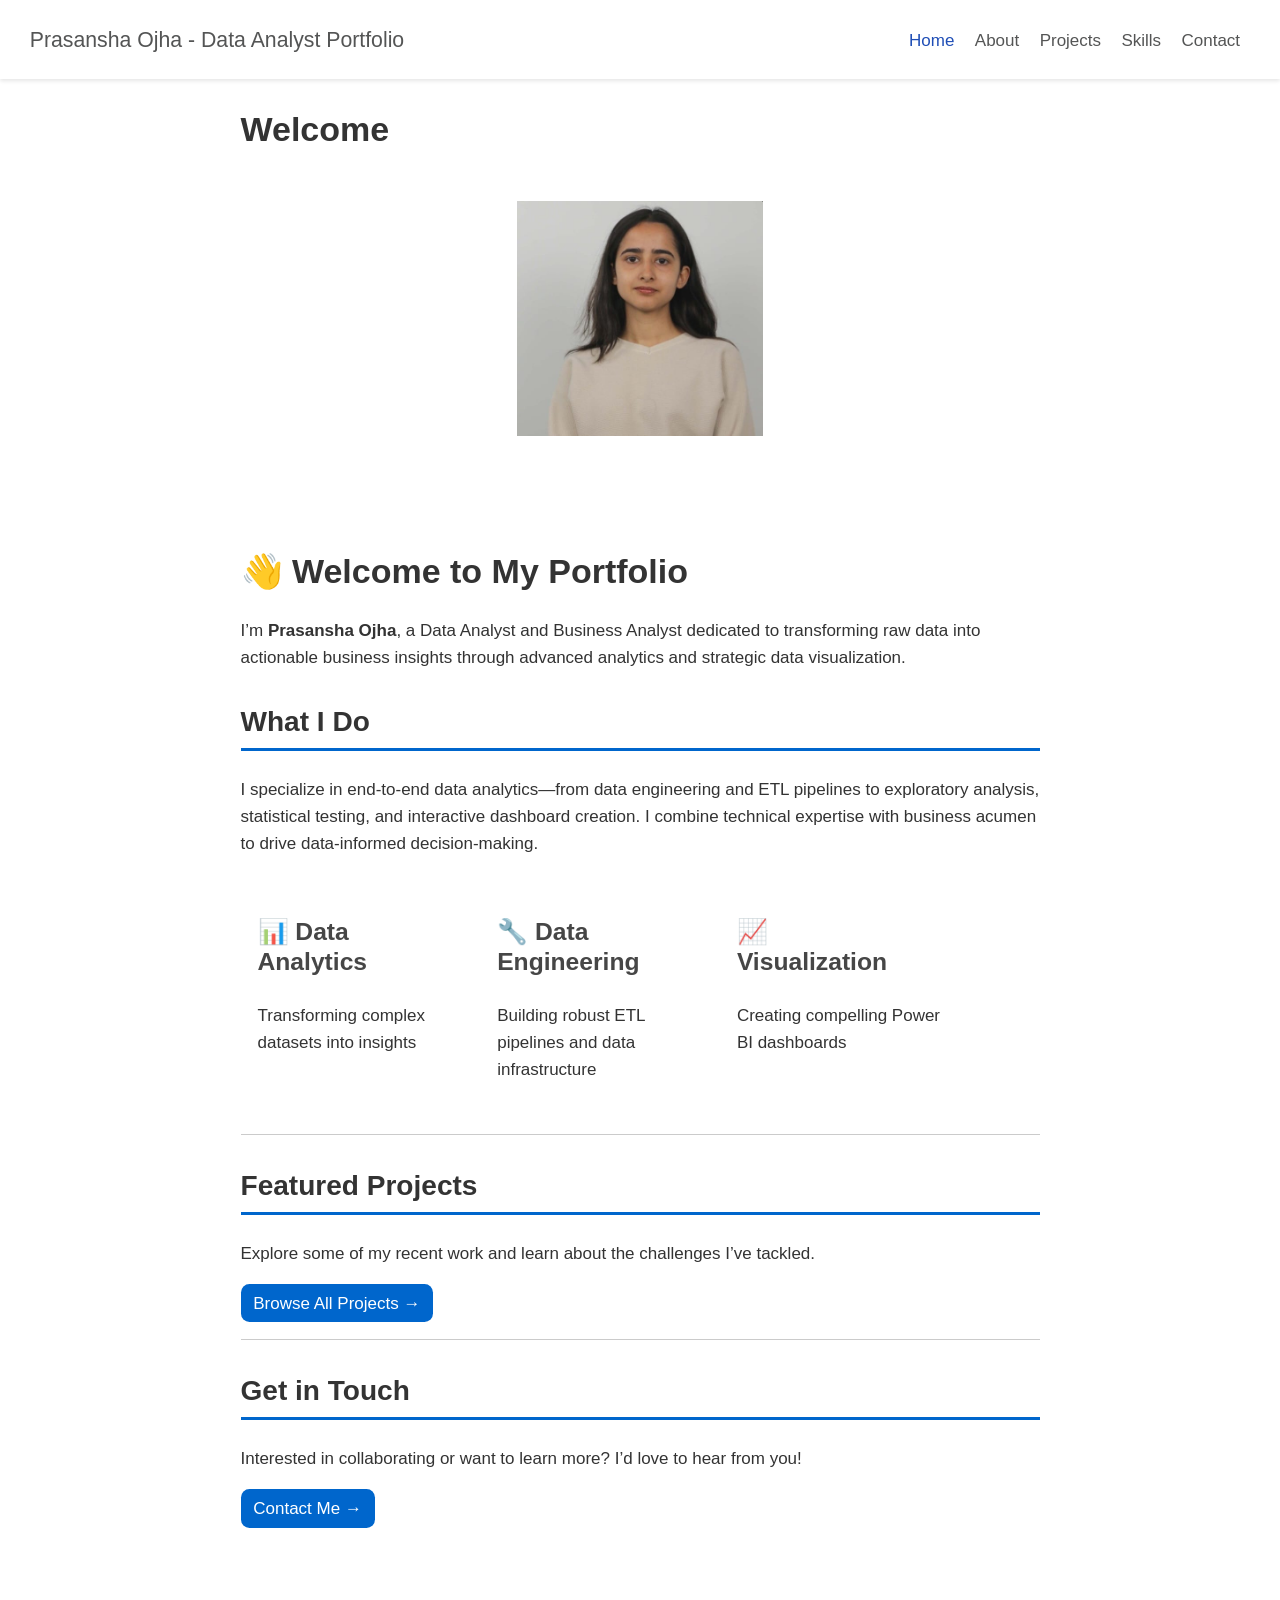
<file: docs/index.html>
<!DOCTYPE html>
<html xmlns="http://www.w3.org/1999/xhtml" lang="en" xml:lang="en"><head>

<meta charset="utf-8">
<meta name="generator" content="quarto-1.9.37">

<meta name="viewport" content="width=device-width, initial-scale=1.0, user-scalable=yes">


<title>Welcome – Prasansha Ojha - Data Analyst Portfolio</title>
<style>
/* Default styles provided by pandoc.
** See https://pandoc.org/MANUAL.html#variables-for-html for config info.
*/
code{white-space: pre-wrap;}
span.smallcaps{font-variant: small-caps;}
div.columns{display: flex; gap: min(4vw, 1.5em);}
div.column{flex: auto; overflow-x: auto;}
div.hanging-indent{margin-left: 1.5em; text-indent: -1.5em;}
ul.task-list{list-style: none;}
ul.task-list li input[type="checkbox"] {
  width: 0.8em;
  margin: 0 0.8em 0.2em -1em; /* quarto-specific, see https://github.com/quarto-dev/quarto-cli/issues/4556 */ 
  vertical-align: middle;
}
</style>


<script src="site_libs/quarto-nav/quarto-nav.js"></script>
<script src="site_libs/quarto-nav/headroom.min.js"></script>
<script src="site_libs/clipboard/clipboard.min.js"></script>
<script src="site_libs/quarto-search/autocomplete.umd.js"></script>
<script src="site_libs/quarto-search/fuse.min.js"></script>
<script src="site_libs/quarto-search/quarto-search.js"></script>
<meta name="quarto:offset" content="./">
<script src="site_libs/quarto-html/quarto.js" type="module"></script>
<script src="site_libs/quarto-html/tabsets/tabsets.js" type="module"></script>
<script src="site_libs/quarto-html/popper.min.js"></script>
<script src="site_libs/quarto-html/tippy.umd.min.js"></script>
<script src="site_libs/quarto-html/anchor.min.js"></script>
<link href="site_libs/quarto-html/tippy.css" rel="stylesheet">
<link href="site_libs/quarto-html/quarto-syntax-highlighting-7f8f88aac4f3542376d5c11b86a4c14d.css" rel="stylesheet" id="quarto-text-highlighting-styles">
<script src="site_libs/bootstrap/bootstrap.min.js"></script>
<link href="site_libs/bootstrap/bootstrap-icons.css" rel="stylesheet">
<link href="site_libs/bootstrap/bootstrap-a0f9fd0d421825b736dc1bbcbcba2219.min.css" rel="stylesheet" append-hash="true" id="quarto-bootstrap" data-mode="light">
<script id="quarto-search-options" type="application/json">{
  "location": "navbar",
  "copy-button": false,
  "collapse-after": 3,
  "panel-placement": "end",
  "type": "overlay",
  "limit": 50,
  "keyboard-shortcut": [
    "f",
    "/",
    "s"
  ],
  "show-item-context": false,
  "language": {
    "search-no-results-text": "No results",
    "search-matching-documents-text": "matching documents",
    "search-copy-link-title": "Copy link to search",
    "search-hide-matches-text": "Hide additional matches",
    "search-more-match-text": "more match in this document",
    "search-more-matches-text": "more matches in this document",
    "search-clear-button-title": "Clear",
    "search-text-placeholder": "",
    "search-detached-cancel-button-title": "Cancel",
    "search-submit-button-title": "Submit",
    "search-label": "Search"
  }
}</script>


<link rel="stylesheet" href="styles.css">
</head>

<body class="nav-fixed fullcontent quarto-light">

<div id="quarto-search-results"></div>
  <header id="quarto-header" class="headroom fixed-top">
    <nav class="navbar navbar-expand-lg " data-bs-theme="dark">
      <div class="navbar-container container-fluid">
      <div class="navbar-brand-container mx-auto">
    <a class="navbar-brand" href="./index.html">
    <span class="navbar-title">Prasansha Ojha - Data Analyst Portfolio</span>
    </a>
  </div>
          <button class="navbar-toggler" type="button" data-bs-toggle="collapse" data-bs-target="#navbarCollapse" aria-controls="navbarCollapse" role="menu" aria-expanded="false" aria-label="Toggle navigation" onclick="if (window.quartoToggleHeadroom) { window.quartoToggleHeadroom(); }">
  <span class="navbar-toggler-icon"></span>
</button>
          <div class="collapse navbar-collapse" id="navbarCollapse">
            <ul class="navbar-nav navbar-nav-scroll ms-auto">
  <li class="nav-item">
    <a class="nav-link active" href="./index.html" aria-current="page"> 
<span class="menu-text">Home</span></a>
  </li>  
  <li class="nav-item">
    <a class="nav-link" href="./about.html"> 
<span class="menu-text">About</span></a>
  </li>  
  <li class="nav-item">
    <a class="nav-link" href="./projects.html"> 
<span class="menu-text">Projects</span></a>
  </li>  
  <li class="nav-item">
    <a class="nav-link" href="./skills.html"> 
<span class="menu-text">Skills</span></a>
  </li>  
  <li class="nav-item">
    <a class="nav-link" href="./contact.html"> 
<span class="menu-text">Contact</span></a>
  </li>  
</ul>
          </div> <!-- /navcollapse -->
            <div class="quarto-navbar-tools">
</div>
      </div> <!-- /container-fluid -->
    </nav>
</header>
<!-- content -->
<div id="quarto-content" class="quarto-container page-columns page-rows-contents page-layout-article page-navbar">
<!-- sidebar -->
<!-- margin-sidebar -->
    
<!-- main -->
<main class="content page-columns page-full" id="quarto-document-content">

<header id="title-block-header" class="quarto-title-block default">
<div class="quarto-title">
<h1 class="title">Welcome</h1>
</div>



<div class="quarto-title-meta">

    
  
    
  </div>
  


</header>


<div class="page-columns page-full">
<div class="profile-picture-container page-columns page-full">
<div class="quarto-figure quarto-figure-center page-columns page-full">
<figure class="figure page-columns page-full">
<p class="page-columns page-full"><img src="images/profile.jpeg" class="img-fluid figure-img column-page"></p>
<figcaption>Profile Picture</figcaption>
</figure>
</div>
</div>
<section id="welcome-to-my-portfolio" class="level1">
<h1>👋 Welcome to My Portfolio</h1>
<p>I’m <strong>Prasansha Ojha</strong>, a Data Analyst and Business Analyst dedicated to transforming raw data into actionable business insights through advanced analytics and strategic data visualization.</p>
<section id="what-i-do" class="level2">
<h2 class="anchored" data-anchor-id="what-i-do">What I Do</h2>
<p>I specialize in end-to-end data analytics—from data engineering and ETL pipelines to exploratory analysis, statistical testing, and interactive dashboard creation. I combine technical expertise with business acumen to drive data-informed decision-making.</p>
<div class="columns">
<div class="column" style="width:30%;">
<section id="data-analytics" class="level3">
<h3 class="anchored" data-anchor-id="data-analytics">📊 Data Analytics</h3>
<p>Transforming complex datasets into insights</p>
</section>
</div><div class="column" style="width:30%;">
<section id="data-engineering" class="level3">
<h3 class="anchored" data-anchor-id="data-engineering">🔧 Data Engineering</h3>
<p>Building robust ETL pipelines and data infrastructure</p>
</section>
</div><div class="column" style="width:30%;">
<section id="visualization" class="level3">
<h3 class="anchored" data-anchor-id="visualization">📈 Visualization</h3>
<p>Creating compelling Power BI dashboards</p>
</section>
</div>
</div>
<hr>
</section>
<section id="featured-projects" class="level2">
<h2 class="anchored" data-anchor-id="featured-projects">Featured Projects</h2>
<p>Explore some of my recent work and learn about the challenges I’ve tackled.</p>
<p><a href="./projects.html" class="btn btn-primary">Browse All Projects →</a></p>
<hr>
</section>
<section id="get-in-touch" class="level2">
<h2 class="anchored" data-anchor-id="get-in-touch">Get in Touch</h2>
<p>Interested in collaborating or want to learn more? I’d love to hear from you!</p>
<p><a href="./contact.html" class="btn btn-primary">Contact Me →</a></p>
</section>
</section>
</div>



</main> <!-- /main -->
<script id="quarto-html-after-body" type="application/javascript">
  window.document.addEventListener("DOMContentLoaded", function (event) {
    const icon = "";
    const anchorJS = new window.AnchorJS();
    anchorJS.options = {
      placement: 'right',
      icon: icon
    };
    anchorJS.add('.anchored');
    const isCodeAnnotation = (el) => {
      for (const clz of el.classList) {
        if (clz.startsWith('code-annotation-')) {                     
          return true;
        }
      }
      return false;
    }
    const onCopySuccess = function(e) {
      // button target
      const button = e.trigger;
      // don't keep focus
      button.blur();
      // flash "checked"
      button.classList.add('code-copy-button-checked');
      var currentTitle = button.getAttribute("title");
      button.setAttribute("title", "Copied!");
      let tooltip;
      if (window.bootstrap) {
        button.setAttribute("data-bs-toggle", "tooltip");
        button.setAttribute("data-bs-placement", "left");
        button.setAttribute("data-bs-title", "Copied!");
        tooltip = new bootstrap.Tooltip(button, 
          { trigger: "manual", 
            customClass: "code-copy-button-tooltip",
            offset: [0, -8]});
        tooltip.show();    
      }
      setTimeout(function() {
        if (tooltip) {
          tooltip.hide();
          button.removeAttribute("data-bs-title");
          button.removeAttribute("data-bs-toggle");
          button.removeAttribute("data-bs-placement");
        }
        button.setAttribute("title", currentTitle);
        button.classList.remove('code-copy-button-checked');
      }, 1000);
      // clear code selection
      e.clearSelection();
    }
    const getTextToCopy = function(trigger) {
      const outerScaffold = trigger.parentElement.cloneNode(true);
      const codeEl = outerScaffold.querySelector('code');
      for (const childEl of codeEl.children) {
        if (isCodeAnnotation(childEl)) {
          childEl.remove();
        }
      }
      return codeEl.innerText;
    }
    const clipboard = new window.ClipboardJS('.code-copy-button:not([data-in-quarto-modal])', {
      text: getTextToCopy
    });
    clipboard.on('success', onCopySuccess);
    if (window.document.getElementById('quarto-embedded-source-code-modal')) {
      const clipboardModal = new window.ClipboardJS('.code-copy-button[data-in-quarto-modal]', {
        text: getTextToCopy,
        container: window.document.getElementById('quarto-embedded-source-code-modal')
      });
      clipboardModal.on('success', onCopySuccess);
    }
      var localhostRegex = new RegExp(/^(?:http|https):\/\/localhost\:?[0-9]*\//);
      var mailtoRegex = new RegExp(/^mailto:/);
        var filterRegex = new RegExp('/' + window.location.host + '/');
      var isInternal = (href) => {
          return filterRegex.test(href) || localhostRegex.test(href) || mailtoRegex.test(href);
      }
      // Inspect non-navigation links and adorn them if external
     var links = window.document.querySelectorAll('a[href]:not(.nav-link):not(.navbar-brand):not(.toc-action):not(.sidebar-link):not(.sidebar-item-toggle):not(.pagination-link):not(.no-external):not([aria-hidden]):not(.dropdown-item):not(.quarto-navigation-tool):not(.about-link)');
      for (var i=0; i<links.length; i++) {
        const link = links[i];
        if (!isInternal(link.href)) {
          // undo the damage that might have been done by quarto-nav.js in the case of
          // links that we want to consider external
          if (link.dataset.originalHref !== undefined) {
            link.href = link.dataset.originalHref;
          }
        }
      }
    function tippyHover(el, contentFn, onTriggerFn, onUntriggerFn) {
      const config = {
        allowHTML: true,
        maxWidth: 500,
        delay: 100,
        arrow: false,
        appendTo: function(el) {
            return el.parentElement;
        },
        interactive: true,
        interactiveBorder: 10,
        theme: 'quarto',
        placement: 'bottom-start',
      };
      if (contentFn) {
        config.content = contentFn;
      }
      if (onTriggerFn) {
        config.onTrigger = onTriggerFn;
      }
      if (onUntriggerFn) {
        config.onUntrigger = onUntriggerFn;
      }
      window.tippy(el, config); 
    }
    const noterefs = window.document.querySelectorAll('a[role="doc-noteref"]');
    for (var i=0; i<noterefs.length; i++) {
      const ref = noterefs[i];
      tippyHover(ref, function() {
        // use id or data attribute instead here
        let href = ref.getAttribute('data-footnote-href') || ref.getAttribute('href');
        try { href = new URL(href).hash; } catch {}
        const id = href.replace(/^#\/?/, "");
        const note = window.document.getElementById(id);
        if (note) {
          return note.innerHTML;
        } else {
          return "";
        }
      });
    }
    const xrefs = window.document.querySelectorAll('a.quarto-xref');
    const processXRef = (id, note) => {
      // Strip column container classes
      const stripColumnClz = (el) => {
        el.classList.remove("page-full", "page-columns");
        if (el.children) {
          for (const child of el.children) {
            stripColumnClz(child);
          }
        }
      }
      stripColumnClz(note)
      if (id === null || id.startsWith('sec-')) {
        // Special case sections, only their first couple elements
        const container = document.createElement("div");
        if (note.children && note.children.length > 2) {
          container.appendChild(note.children[0].cloneNode(true));
          for (let i = 1; i < note.children.length; i++) {
            const child = note.children[i];
            if (child.tagName === "P" && child.innerText === "") {
              continue;
            } else {
              container.appendChild(child.cloneNode(true));
              break;
            }
          }
          if (window.Quarto?.typesetMath) {
            window.Quarto.typesetMath(container);
          }
          return container.innerHTML
        } else {
          if (window.Quarto?.typesetMath) {
            window.Quarto.typesetMath(note);
          }
          return note.innerHTML;
        }
      } else {
        // Remove any anchor links if they are present
        const anchorLink = note.querySelector('a.anchorjs-link');
        if (anchorLink) {
          anchorLink.remove();
        }
        if (window.Quarto?.typesetMath) {
          window.Quarto.typesetMath(note);
        }
        if (note.classList.contains("callout")) {
          return note.outerHTML;
        } else {
          return note.innerHTML;
        }
      }
    }
    for (var i=0; i<xrefs.length; i++) {
      const xref = xrefs[i];
      tippyHover(xref, undefined, function(instance) {
        instance.disable();
        let url = xref.getAttribute('href');
        let hash = undefined; 
        if (url.startsWith('#')) {
          hash = url;
        } else {
          try { hash = new URL(url).hash; } catch {}
        }
        if (hash) {
          const id = hash.replace(/^#\/?/, "");
          const note = window.document.getElementById(id);
          if (note !== null) {
            try {
              const html = processXRef(id, note.cloneNode(true));
              instance.setContent(html);
            } finally {
              instance.enable();
              instance.show();
            }
          } else {
            // See if we can fetch this
            fetch(url.split('#')[0])
            .then(res => res.text())
            .then(html => {
              const parser = new DOMParser();
              const htmlDoc = parser.parseFromString(html, "text/html");
              const note = htmlDoc.getElementById(id);
              if (note !== null) {
                const html = processXRef(id, note);
                instance.setContent(html);
              } 
            }).finally(() => {
              instance.enable();
              instance.show();
            });
          }
        } else {
          // See if we can fetch a full url (with no hash to target)
          // This is a special case and we should probably do some content thinning / targeting
          fetch(url)
          .then(res => res.text())
          .then(html => {
            const parser = new DOMParser();
            const htmlDoc = parser.parseFromString(html, "text/html");
            const note = htmlDoc.querySelector('main.content');
            if (note !== null) {
              // This should only happen for chapter cross references
              // (since there is no id in the URL)
              // remove the first header
              if (note.children.length > 0 && note.children[0].tagName === "HEADER") {
                note.children[0].remove();
              }
              const html = processXRef(null, note);
              instance.setContent(html);
            } 
          }).finally(() => {
            instance.enable();
            instance.show();
          });
        }
      }, function(instance) {
      });
    }
        let selectedAnnoteEl;
        const selectorForAnnotation = ( cell, annotation) => {
          let cellAttr = 'data-code-cell="' + cell + '"';
          let lineAttr = 'data-code-annotation="' +  annotation + '"';
          const selector = 'span[' + cellAttr + '][' + lineAttr + ']';
          return selector;
        }
        const selectCodeLines = (annoteEl) => {
          const doc = window.document;
          const targetCell = annoteEl.getAttribute("data-target-cell");
          const targetAnnotation = annoteEl.getAttribute("data-target-annotation");
          const annoteSpan = window.document.querySelector(selectorForAnnotation(targetCell, targetAnnotation));
          const lines = annoteSpan.getAttribute("data-code-lines").split(",");
          const lineIds = lines.map((line) => {
            return targetCell + "-" + line;
          })
          let top = null;
          let height = null;
          let parent = null;
          if (lineIds.length > 0) {
              //compute the position of the single el (top and bottom and make a div)
              const el = window.document.getElementById(lineIds[0]);
              top = el.offsetTop;
              height = el.offsetHeight;
              parent = el.parentElement.parentElement;
            if (lineIds.length > 1) {
              const lastEl = window.document.getElementById(lineIds[lineIds.length - 1]);
              const bottom = lastEl.offsetTop + lastEl.offsetHeight;
              height = bottom - top;
            }
            if (top !== null && height !== null && parent !== null) {
              // cook up a div (if necessary) and position it 
              let div = window.document.getElementById("code-annotation-line-highlight");
              if (div === null) {
                div = window.document.createElement("div");
                div.setAttribute("id", "code-annotation-line-highlight");
                div.style.position = 'absolute';
                parent.appendChild(div);
              }
              div.style.top = top - 2 + "px";
              div.style.height = height + 4 + "px";
              div.style.left = 0;
              let gutterDiv = window.document.getElementById("code-annotation-line-highlight-gutter");
              if (gutterDiv === null) {
                gutterDiv = window.document.createElement("div");
                gutterDiv.setAttribute("id", "code-annotation-line-highlight-gutter");
                gutterDiv.style.position = 'absolute';
                const codeCell = window.document.getElementById(targetCell);
                const gutter = codeCell.querySelector('.code-annotation-gutter');
                gutter.appendChild(gutterDiv);
              }
              gutterDiv.style.top = top - 2 + "px";
              gutterDiv.style.height = height + 4 + "px";
            }
            selectedAnnoteEl = annoteEl;
          }
        };
        const unselectCodeLines = () => {
          const elementsIds = ["code-annotation-line-highlight", "code-annotation-line-highlight-gutter"];
          elementsIds.forEach((elId) => {
            const div = window.document.getElementById(elId);
            if (div) {
              div.remove();
            }
          });
          selectedAnnoteEl = undefined;
        };
          // Handle positioning of the toggle
      window.addEventListener(
        "resize",
        throttle(() => {
          elRect = undefined;
          if (selectedAnnoteEl) {
            selectCodeLines(selectedAnnoteEl);
          }
        }, 10)
      );
      function throttle(fn, ms) {
      let throttle = false;
      let timer;
        return (...args) => {
          if(!throttle) { // first call gets through
              fn.apply(this, args);
              throttle = true;
          } else { // all the others get throttled
              if(timer) clearTimeout(timer); // cancel #2
              timer = setTimeout(() => {
                fn.apply(this, args);
                timer = throttle = false;
              }, ms);
          }
        };
      }
        // Attach click handler to the DT
        const annoteDls = window.document.querySelectorAll('dt[data-target-cell]');
        for (const annoteDlNode of annoteDls) {
          annoteDlNode.addEventListener('click', (event) => {
            const clickedEl = event.target;
            if (clickedEl !== selectedAnnoteEl) {
              unselectCodeLines();
              const activeEl = window.document.querySelector('dt[data-target-cell].code-annotation-active');
              if (activeEl) {
                activeEl.classList.remove('code-annotation-active');
              }
              selectCodeLines(clickedEl);
              clickedEl.classList.add('code-annotation-active');
            } else {
              // Unselect the line
              unselectCodeLines();
              clickedEl.classList.remove('code-annotation-active');
            }
          });
        }
    const findCites = (el) => {
      const parentEl = el.parentElement;
      if (parentEl) {
        const cites = parentEl.dataset.cites;
        if (cites) {
          return {
            el,
            cites: cites.split(' ')
          };
        } else {
          return findCites(el.parentElement)
        }
      } else {
        return undefined;
      }
    };
    var bibliorefs = window.document.querySelectorAll('a[role="doc-biblioref"]');
    for (var i=0; i<bibliorefs.length; i++) {
      const ref = bibliorefs[i];
      const citeInfo = findCites(ref);
      if (citeInfo) {
        tippyHover(citeInfo.el, function() {
          var popup = window.document.createElement('div');
          citeInfo.cites.forEach(function(cite) {
            var citeDiv = window.document.createElement('div');
            citeDiv.classList.add('hanging-indent');
            citeDiv.classList.add('csl-entry');
            var biblioDiv = window.document.getElementById('ref-' + cite);
            if (biblioDiv) {
              citeDiv.innerHTML = biblioDiv.innerHTML;
            }
            popup.appendChild(citeDiv);
          });
          return popup.innerHTML;
        });
      }
    }
  });
  </script>
</div> <!-- /content -->




</body></html>
</file>
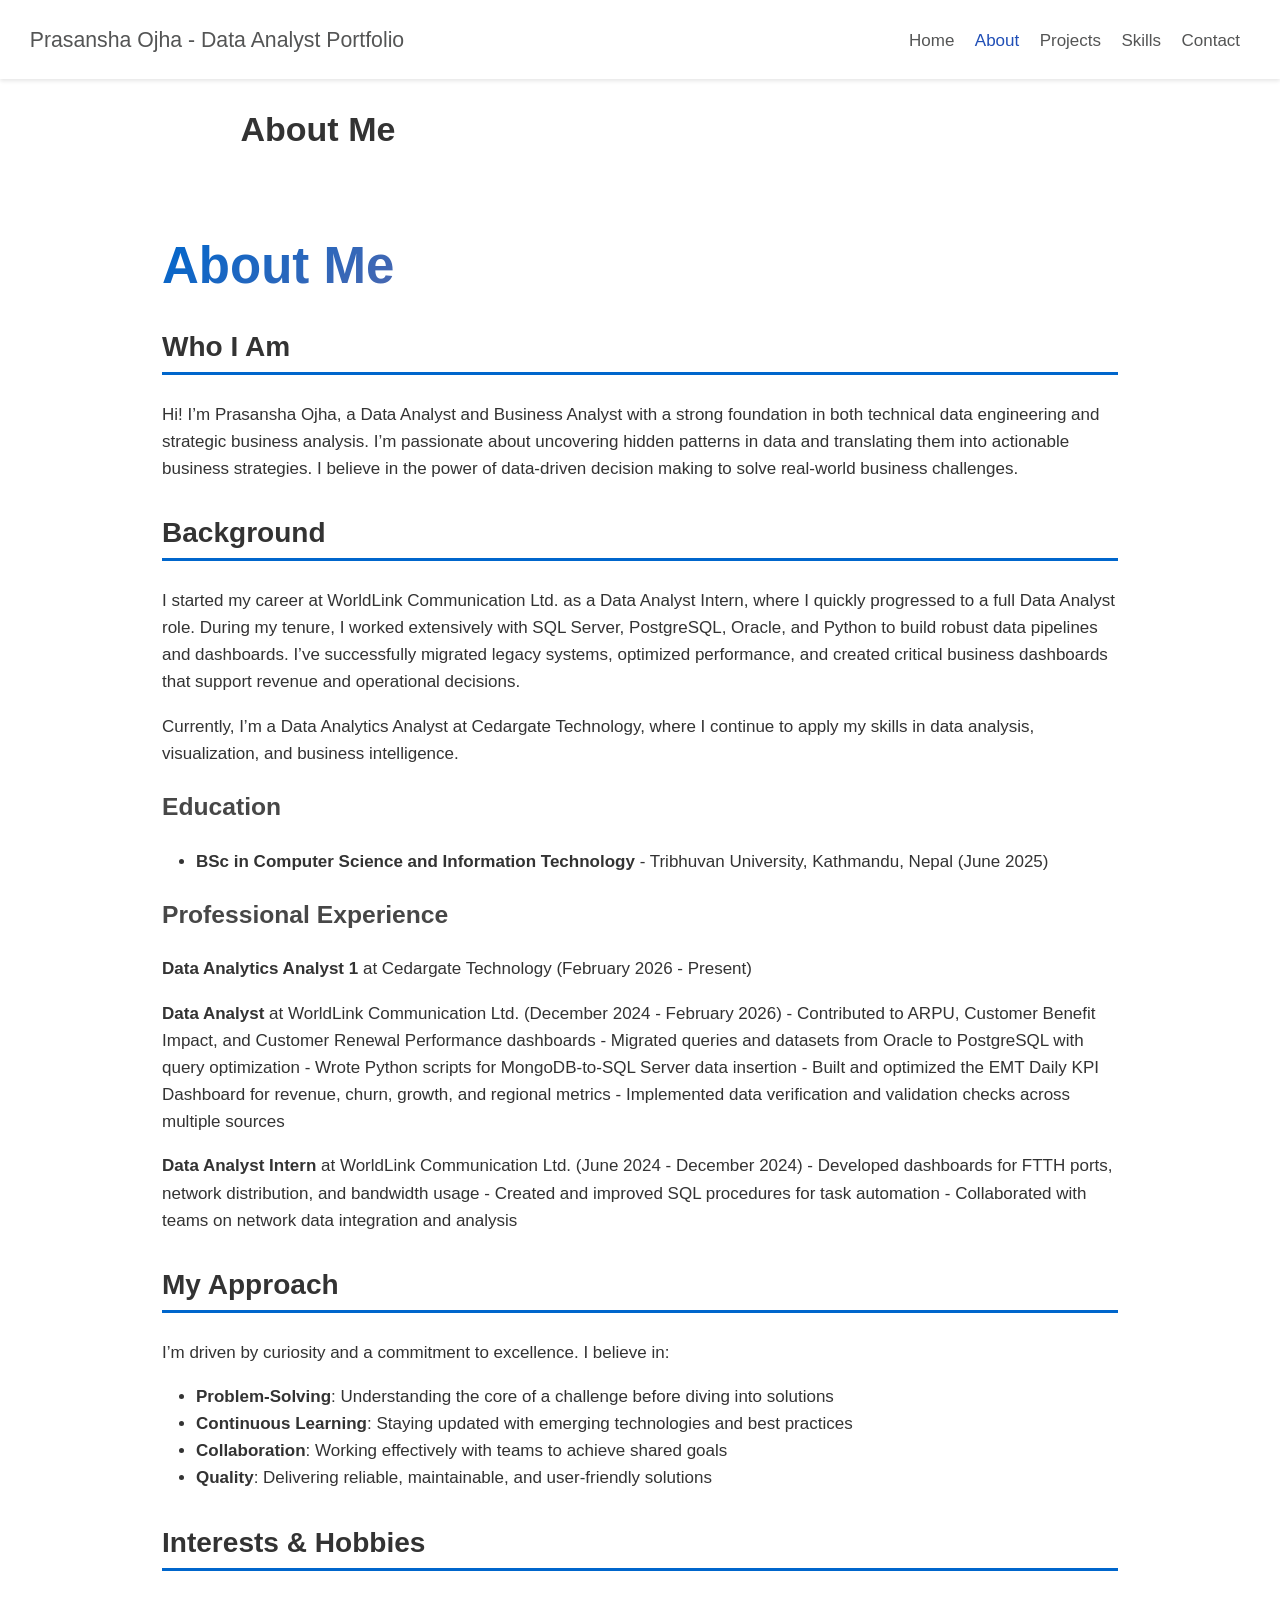
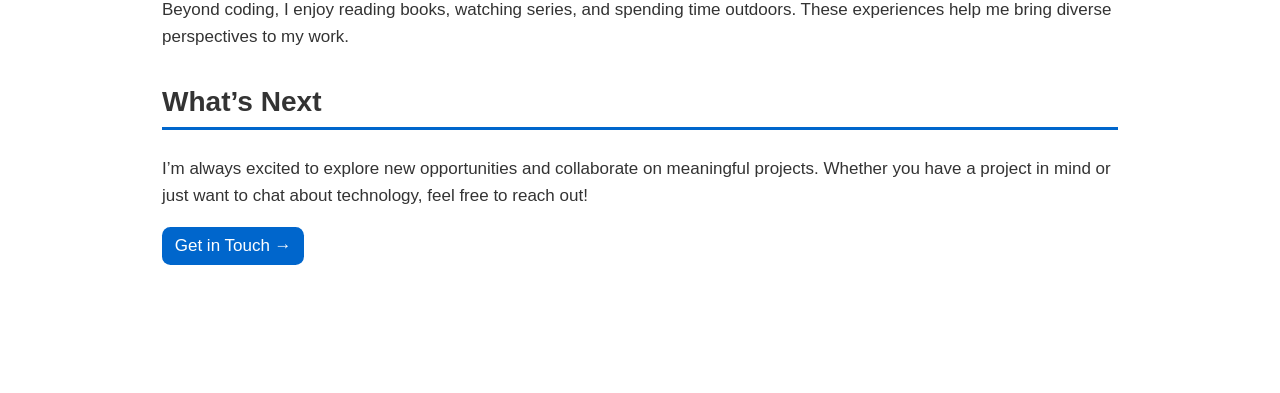
<file: docs/about.html>
<!DOCTYPE html>
<html xmlns="http://www.w3.org/1999/xhtml" lang="en" xml:lang="en"><head>

<meta charset="utf-8">
<meta name="generator" content="quarto-1.9.37">

<meta name="viewport" content="width=device-width, initial-scale=1.0, user-scalable=yes">


<title>About Me – Prasansha Ojha - Data Analyst Portfolio</title>
<style>
/* Default styles provided by pandoc.
** See https://pandoc.org/MANUAL.html#variables-for-html for config info.
*/
code{white-space: pre-wrap;}
span.smallcaps{font-variant: small-caps;}
div.columns{display: flex; gap: min(4vw, 1.5em);}
div.column{flex: auto; overflow-x: auto;}
div.hanging-indent{margin-left: 1.5em; text-indent: -1.5em;}
ul.task-list{list-style: none;}
ul.task-list li input[type="checkbox"] {
  width: 0.8em;
  margin: 0 0.8em 0.2em -1em; /* quarto-specific, see https://github.com/quarto-dev/quarto-cli/issues/4556 */ 
  vertical-align: middle;
}
</style>


<script src="site_libs/quarto-nav/quarto-nav.js"></script>
<script src="site_libs/quarto-nav/headroom.min.js"></script>
<script src="site_libs/clipboard/clipboard.min.js"></script>
<script src="site_libs/quarto-search/autocomplete.umd.js"></script>
<script src="site_libs/quarto-search/fuse.min.js"></script>
<script src="site_libs/quarto-search/quarto-search.js"></script>
<meta name="quarto:offset" content="./">
<script src="site_libs/quarto-html/quarto.js" type="module"></script>
<script src="site_libs/quarto-html/tabsets/tabsets.js" type="module"></script>
<script src="site_libs/quarto-html/popper.min.js"></script>
<script src="site_libs/quarto-html/tippy.umd.min.js"></script>
<script src="site_libs/quarto-html/anchor.min.js"></script>
<link href="site_libs/quarto-html/tippy.css" rel="stylesheet">
<link href="site_libs/quarto-html/quarto-syntax-highlighting-7f8f88aac4f3542376d5c11b86a4c14d.css" rel="stylesheet" id="quarto-text-highlighting-styles">
<script src="site_libs/bootstrap/bootstrap.min.js"></script>
<link href="site_libs/bootstrap/bootstrap-icons.css" rel="stylesheet">
<link href="site_libs/bootstrap/bootstrap-a0f9fd0d421825b736dc1bbcbcba2219.min.css" rel="stylesheet" append-hash="true" id="quarto-bootstrap" data-mode="light">
<script id="quarto-search-options" type="application/json">{
  "location": "navbar",
  "copy-button": false,
  "collapse-after": 3,
  "panel-placement": "end",
  "type": "overlay",
  "limit": 50,
  "keyboard-shortcut": [
    "f",
    "/",
    "s"
  ],
  "show-item-context": false,
  "language": {
    "search-no-results-text": "No results",
    "search-matching-documents-text": "matching documents",
    "search-copy-link-title": "Copy link to search",
    "search-hide-matches-text": "Hide additional matches",
    "search-more-match-text": "more match in this document",
    "search-more-matches-text": "more matches in this document",
    "search-clear-button-title": "Clear",
    "search-text-placeholder": "",
    "search-detached-cancel-button-title": "Cancel",
    "search-submit-button-title": "Submit",
    "search-label": "Search"
  }
}</script>


<link rel="stylesheet" href="styles.css">
</head>

<body class="nav-fixed fullcontent quarto-light">

<div id="quarto-search-results"></div>
  <header id="quarto-header" class="headroom fixed-top">
    <nav class="navbar navbar-expand-lg " data-bs-theme="dark">
      <div class="navbar-container container-fluid">
      <div class="navbar-brand-container mx-auto">
    <a class="navbar-brand" href="./index.html">
    <span class="navbar-title">Prasansha Ojha - Data Analyst Portfolio</span>
    </a>
  </div>
          <button class="navbar-toggler" type="button" data-bs-toggle="collapse" data-bs-target="#navbarCollapse" aria-controls="navbarCollapse" role="menu" aria-expanded="false" aria-label="Toggle navigation" onclick="if (window.quartoToggleHeadroom) { window.quartoToggleHeadroom(); }">
  <span class="navbar-toggler-icon"></span>
</button>
          <div class="collapse navbar-collapse" id="navbarCollapse">
            <ul class="navbar-nav navbar-nav-scroll ms-auto">
  <li class="nav-item">
    <a class="nav-link" href="./index.html"> 
<span class="menu-text">Home</span></a>
  </li>  
  <li class="nav-item">
    <a class="nav-link active" href="./about.html" aria-current="page"> 
<span class="menu-text">About</span></a>
  </li>  
  <li class="nav-item">
    <a class="nav-link" href="./projects.html"> 
<span class="menu-text">Projects</span></a>
  </li>  
  <li class="nav-item">
    <a class="nav-link" href="./skills.html"> 
<span class="menu-text">Skills</span></a>
  </li>  
  <li class="nav-item">
    <a class="nav-link" href="./contact.html"> 
<span class="menu-text">Contact</span></a>
  </li>  
</ul>
          </div> <!-- /navcollapse -->
            <div class="quarto-navbar-tools">
</div>
      </div> <!-- /container-fluid -->
    </nav>
</header>
<!-- content -->
<div id="quarto-content" class="quarto-container page-columns page-rows-contents page-layout-article page-navbar">
<!-- sidebar -->
<!-- margin-sidebar -->
    
<!-- main -->
<main class="content page-columns page-full" id="quarto-document-content">

<header id="title-block-header" class="quarto-title-block default">
<div class="quarto-title">
<h1 class="title">About Me</h1>
</div>



<div class="quarto-title-meta">

    
  
    
  </div>
  


</header>


<section id="about-me" class="level1 column-page">
<h1>About Me</h1>
<section id="who-i-am" class="level2">
<h2 class="anchored" data-anchor-id="who-i-am">Who I Am</h2>
<p>Hi! I’m Prasansha Ojha, a Data Analyst and Business Analyst with a strong foundation in both technical data engineering and strategic business analysis. I’m passionate about uncovering hidden patterns in data and translating them into actionable business strategies. I believe in the power of data-driven decision making to solve real-world business challenges.</p>
</section>
<section id="background" class="level2">
<h2 class="anchored" data-anchor-id="background">Background</h2>
<p>I started my career at WorldLink Communication Ltd.&nbsp;as a Data Analyst Intern, where I quickly progressed to a full Data Analyst role. During my tenure, I worked extensively with SQL Server, PostgreSQL, Oracle, and Python to build robust data pipelines and dashboards. I’ve successfully migrated legacy systems, optimized performance, and created critical business dashboards that support revenue and operational decisions.</p>
<p>Currently, I’m a Data Analytics Analyst at Cedargate Technology, where I continue to apply my skills in data analysis, visualization, and business intelligence.</p>
<section id="education" class="level3">
<h3 class="anchored" data-anchor-id="education">Education</h3>
<ul>
<li><strong>BSc in Computer Science and Information Technology</strong> - Tribhuvan University, Kathmandu, Nepal (June 2025)</li>
</ul>
</section>
<section id="professional-experience" class="level3">
<h3 class="anchored" data-anchor-id="professional-experience">Professional Experience</h3>
<p><strong>Data Analytics Analyst 1</strong> at Cedargate Technology (February 2026 - Present)</p>
<p><strong>Data Analyst</strong> at WorldLink Communication Ltd.&nbsp;(December 2024 - February 2026) - Contributed to ARPU, Customer Benefit Impact, and Customer Renewal Performance dashboards - Migrated queries and datasets from Oracle to PostgreSQL with query optimization - Wrote Python scripts for MongoDB-to-SQL Server data insertion - Built and optimized the EMT Daily KPI Dashboard for revenue, churn, growth, and regional metrics - Implemented data verification and validation checks across multiple sources</p>
<p><strong>Data Analyst Intern</strong> at WorldLink Communication Ltd.&nbsp;(June 2024 - December 2024) - Developed dashboards for FTTH ports, network distribution, and bandwidth usage - Created and improved SQL procedures for task automation - Collaborated with teams on network data integration and analysis</p>
</section>
</section>
<section id="my-approach" class="level2">
<h2 class="anchored" data-anchor-id="my-approach">My Approach</h2>
<p>I’m driven by curiosity and a commitment to excellence. I believe in:</p>
<ul>
<li><strong>Problem-Solving</strong>: Understanding the core of a challenge before diving into solutions</li>
<li><strong>Continuous Learning</strong>: Staying updated with emerging technologies and best practices</li>
<li><strong>Collaboration</strong>: Working effectively with teams to achieve shared goals</li>
<li><strong>Quality</strong>: Delivering reliable, maintainable, and user-friendly solutions</li>
</ul>
</section>
<section id="interests-hobbies" class="level2">
<h2 class="anchored" data-anchor-id="interests-hobbies">Interests &amp; Hobbies</h2>
<p>Beyond coding, I enjoy reading books, watching series, and spending time outdoors. These experiences help me bring diverse perspectives to my work.</p>
</section>
<section id="whats-next" class="level2">
<h2 class="anchored" data-anchor-id="whats-next">What’s Next</h2>
<p>I’m always excited to explore new opportunities and collaborate on meaningful projects. Whether you have a project in mind or just want to chat about technology, feel free to reach out!</p>
<p><a href="./contact.html" class="btn btn-primary">Get in Touch →</a></p>
</section>
</section>



</main> <!-- /main -->
<script id="quarto-html-after-body" type="application/javascript">
  window.document.addEventListener("DOMContentLoaded", function (event) {
    const icon = "";
    const anchorJS = new window.AnchorJS();
    anchorJS.options = {
      placement: 'right',
      icon: icon
    };
    anchorJS.add('.anchored');
    const isCodeAnnotation = (el) => {
      for (const clz of el.classList) {
        if (clz.startsWith('code-annotation-')) {                     
          return true;
        }
      }
      return false;
    }
    const onCopySuccess = function(e) {
      // button target
      const button = e.trigger;
      // don't keep focus
      button.blur();
      // flash "checked"
      button.classList.add('code-copy-button-checked');
      var currentTitle = button.getAttribute("title");
      button.setAttribute("title", "Copied!");
      let tooltip;
      if (window.bootstrap) {
        button.setAttribute("data-bs-toggle", "tooltip");
        button.setAttribute("data-bs-placement", "left");
        button.setAttribute("data-bs-title", "Copied!");
        tooltip = new bootstrap.Tooltip(button, 
          { trigger: "manual", 
            customClass: "code-copy-button-tooltip",
            offset: [0, -8]});
        tooltip.show();    
      }
      setTimeout(function() {
        if (tooltip) {
          tooltip.hide();
          button.removeAttribute("data-bs-title");
          button.removeAttribute("data-bs-toggle");
          button.removeAttribute("data-bs-placement");
        }
        button.setAttribute("title", currentTitle);
        button.classList.remove('code-copy-button-checked');
      }, 1000);
      // clear code selection
      e.clearSelection();
    }
    const getTextToCopy = function(trigger) {
      const outerScaffold = trigger.parentElement.cloneNode(true);
      const codeEl = outerScaffold.querySelector('code');
      for (const childEl of codeEl.children) {
        if (isCodeAnnotation(childEl)) {
          childEl.remove();
        }
      }
      return codeEl.innerText;
    }
    const clipboard = new window.ClipboardJS('.code-copy-button:not([data-in-quarto-modal])', {
      text: getTextToCopy
    });
    clipboard.on('success', onCopySuccess);
    if (window.document.getElementById('quarto-embedded-source-code-modal')) {
      const clipboardModal = new window.ClipboardJS('.code-copy-button[data-in-quarto-modal]', {
        text: getTextToCopy,
        container: window.document.getElementById('quarto-embedded-source-code-modal')
      });
      clipboardModal.on('success', onCopySuccess);
    }
      var localhostRegex = new RegExp(/^(?:http|https):\/\/localhost\:?[0-9]*\//);
      var mailtoRegex = new RegExp(/^mailto:/);
        var filterRegex = new RegExp('/' + window.location.host + '/');
      var isInternal = (href) => {
          return filterRegex.test(href) || localhostRegex.test(href) || mailtoRegex.test(href);
      }
      // Inspect non-navigation links and adorn them if external
     var links = window.document.querySelectorAll('a[href]:not(.nav-link):not(.navbar-brand):not(.toc-action):not(.sidebar-link):not(.sidebar-item-toggle):not(.pagination-link):not(.no-external):not([aria-hidden]):not(.dropdown-item):not(.quarto-navigation-tool):not(.about-link)');
      for (var i=0; i<links.length; i++) {
        const link = links[i];
        if (!isInternal(link.href)) {
          // undo the damage that might have been done by quarto-nav.js in the case of
          // links that we want to consider external
          if (link.dataset.originalHref !== undefined) {
            link.href = link.dataset.originalHref;
          }
        }
      }
    function tippyHover(el, contentFn, onTriggerFn, onUntriggerFn) {
      const config = {
        allowHTML: true,
        maxWidth: 500,
        delay: 100,
        arrow: false,
        appendTo: function(el) {
            return el.parentElement;
        },
        interactive: true,
        interactiveBorder: 10,
        theme: 'quarto',
        placement: 'bottom-start',
      };
      if (contentFn) {
        config.content = contentFn;
      }
      if (onTriggerFn) {
        config.onTrigger = onTriggerFn;
      }
      if (onUntriggerFn) {
        config.onUntrigger = onUntriggerFn;
      }
      window.tippy(el, config); 
    }
    const noterefs = window.document.querySelectorAll('a[role="doc-noteref"]');
    for (var i=0; i<noterefs.length; i++) {
      const ref = noterefs[i];
      tippyHover(ref, function() {
        // use id or data attribute instead here
        let href = ref.getAttribute('data-footnote-href') || ref.getAttribute('href');
        try { href = new URL(href).hash; } catch {}
        const id = href.replace(/^#\/?/, "");
        const note = window.document.getElementById(id);
        if (note) {
          return note.innerHTML;
        } else {
          return "";
        }
      });
    }
    const xrefs = window.document.querySelectorAll('a.quarto-xref');
    const processXRef = (id, note) => {
      // Strip column container classes
      const stripColumnClz = (el) => {
        el.classList.remove("page-full", "page-columns");
        if (el.children) {
          for (const child of el.children) {
            stripColumnClz(child);
          }
        }
      }
      stripColumnClz(note)
      if (id === null || id.startsWith('sec-')) {
        // Special case sections, only their first couple elements
        const container = document.createElement("div");
        if (note.children && note.children.length > 2) {
          container.appendChild(note.children[0].cloneNode(true));
          for (let i = 1; i < note.children.length; i++) {
            const child = note.children[i];
            if (child.tagName === "P" && child.innerText === "") {
              continue;
            } else {
              container.appendChild(child.cloneNode(true));
              break;
            }
          }
          if (window.Quarto?.typesetMath) {
            window.Quarto.typesetMath(container);
          }
          return container.innerHTML
        } else {
          if (window.Quarto?.typesetMath) {
            window.Quarto.typesetMath(note);
          }
          return note.innerHTML;
        }
      } else {
        // Remove any anchor links if they are present
        const anchorLink = note.querySelector('a.anchorjs-link');
        if (anchorLink) {
          anchorLink.remove();
        }
        if (window.Quarto?.typesetMath) {
          window.Quarto.typesetMath(note);
        }
        if (note.classList.contains("callout")) {
          return note.outerHTML;
        } else {
          return note.innerHTML;
        }
      }
    }
    for (var i=0; i<xrefs.length; i++) {
      const xref = xrefs[i];
      tippyHover(xref, undefined, function(instance) {
        instance.disable();
        let url = xref.getAttribute('href');
        let hash = undefined; 
        if (url.startsWith('#')) {
          hash = url;
        } else {
          try { hash = new URL(url).hash; } catch {}
        }
        if (hash) {
          const id = hash.replace(/^#\/?/, "");
          const note = window.document.getElementById(id);
          if (note !== null) {
            try {
              const html = processXRef(id, note.cloneNode(true));
              instance.setContent(html);
            } finally {
              instance.enable();
              instance.show();
            }
          } else {
            // See if we can fetch this
            fetch(url.split('#')[0])
            .then(res => res.text())
            .then(html => {
              const parser = new DOMParser();
              const htmlDoc = parser.parseFromString(html, "text/html");
              const note = htmlDoc.getElementById(id);
              if (note !== null) {
                const html = processXRef(id, note);
                instance.setContent(html);
              } 
            }).finally(() => {
              instance.enable();
              instance.show();
            });
          }
        } else {
          // See if we can fetch a full url (with no hash to target)
          // This is a special case and we should probably do some content thinning / targeting
          fetch(url)
          .then(res => res.text())
          .then(html => {
            const parser = new DOMParser();
            const htmlDoc = parser.parseFromString(html, "text/html");
            const note = htmlDoc.querySelector('main.content');
            if (note !== null) {
              // This should only happen for chapter cross references
              // (since there is no id in the URL)
              // remove the first header
              if (note.children.length > 0 && note.children[0].tagName === "HEADER") {
                note.children[0].remove();
              }
              const html = processXRef(null, note);
              instance.setContent(html);
            } 
          }).finally(() => {
            instance.enable();
            instance.show();
          });
        }
      }, function(instance) {
      });
    }
        let selectedAnnoteEl;
        const selectorForAnnotation = ( cell, annotation) => {
          let cellAttr = 'data-code-cell="' + cell + '"';
          let lineAttr = 'data-code-annotation="' +  annotation + '"';
          const selector = 'span[' + cellAttr + '][' + lineAttr + ']';
          return selector;
        }
        const selectCodeLines = (annoteEl) => {
          const doc = window.document;
          const targetCell = annoteEl.getAttribute("data-target-cell");
          const targetAnnotation = annoteEl.getAttribute("data-target-annotation");
          const annoteSpan = window.document.querySelector(selectorForAnnotation(targetCell, targetAnnotation));
          const lines = annoteSpan.getAttribute("data-code-lines").split(",");
          const lineIds = lines.map((line) => {
            return targetCell + "-" + line;
          })
          let top = null;
          let height = null;
          let parent = null;
          if (lineIds.length > 0) {
              //compute the position of the single el (top and bottom and make a div)
              const el = window.document.getElementById(lineIds[0]);
              top = el.offsetTop;
              height = el.offsetHeight;
              parent = el.parentElement.parentElement;
            if (lineIds.length > 1) {
              const lastEl = window.document.getElementById(lineIds[lineIds.length - 1]);
              const bottom = lastEl.offsetTop + lastEl.offsetHeight;
              height = bottom - top;
            }
            if (top !== null && height !== null && parent !== null) {
              // cook up a div (if necessary) and position it 
              let div = window.document.getElementById("code-annotation-line-highlight");
              if (div === null) {
                div = window.document.createElement("div");
                div.setAttribute("id", "code-annotation-line-highlight");
                div.style.position = 'absolute';
                parent.appendChild(div);
              }
              div.style.top = top - 2 + "px";
              div.style.height = height + 4 + "px";
              div.style.left = 0;
              let gutterDiv = window.document.getElementById("code-annotation-line-highlight-gutter");
              if (gutterDiv === null) {
                gutterDiv = window.document.createElement("div");
                gutterDiv.setAttribute("id", "code-annotation-line-highlight-gutter");
                gutterDiv.style.position = 'absolute';
                const codeCell = window.document.getElementById(targetCell);
                const gutter = codeCell.querySelector('.code-annotation-gutter');
                gutter.appendChild(gutterDiv);
              }
              gutterDiv.style.top = top - 2 + "px";
              gutterDiv.style.height = height + 4 + "px";
            }
            selectedAnnoteEl = annoteEl;
          }
        };
        const unselectCodeLines = () => {
          const elementsIds = ["code-annotation-line-highlight", "code-annotation-line-highlight-gutter"];
          elementsIds.forEach((elId) => {
            const div = window.document.getElementById(elId);
            if (div) {
              div.remove();
            }
          });
          selectedAnnoteEl = undefined;
        };
          // Handle positioning of the toggle
      window.addEventListener(
        "resize",
        throttle(() => {
          elRect = undefined;
          if (selectedAnnoteEl) {
            selectCodeLines(selectedAnnoteEl);
          }
        }, 10)
      );
      function throttle(fn, ms) {
      let throttle = false;
      let timer;
        return (...args) => {
          if(!throttle) { // first call gets through
              fn.apply(this, args);
              throttle = true;
          } else { // all the others get throttled
              if(timer) clearTimeout(timer); // cancel #2
              timer = setTimeout(() => {
                fn.apply(this, args);
                timer = throttle = false;
              }, ms);
          }
        };
      }
        // Attach click handler to the DT
        const annoteDls = window.document.querySelectorAll('dt[data-target-cell]');
        for (const annoteDlNode of annoteDls) {
          annoteDlNode.addEventListener('click', (event) => {
            const clickedEl = event.target;
            if (clickedEl !== selectedAnnoteEl) {
              unselectCodeLines();
              const activeEl = window.document.querySelector('dt[data-target-cell].code-annotation-active');
              if (activeEl) {
                activeEl.classList.remove('code-annotation-active');
              }
              selectCodeLines(clickedEl);
              clickedEl.classList.add('code-annotation-active');
            } else {
              // Unselect the line
              unselectCodeLines();
              clickedEl.classList.remove('code-annotation-active');
            }
          });
        }
    const findCites = (el) => {
      const parentEl = el.parentElement;
      if (parentEl) {
        const cites = parentEl.dataset.cites;
        if (cites) {
          return {
            el,
            cites: cites.split(' ')
          };
        } else {
          return findCites(el.parentElement)
        }
      } else {
        return undefined;
      }
    };
    var bibliorefs = window.document.querySelectorAll('a[role="doc-biblioref"]');
    for (var i=0; i<bibliorefs.length; i++) {
      const ref = bibliorefs[i];
      const citeInfo = findCites(ref);
      if (citeInfo) {
        tippyHover(citeInfo.el, function() {
          var popup = window.document.createElement('div');
          citeInfo.cites.forEach(function(cite) {
            var citeDiv = window.document.createElement('div');
            citeDiv.classList.add('hanging-indent');
            citeDiv.classList.add('csl-entry');
            var biblioDiv = window.document.getElementById('ref-' + cite);
            if (biblioDiv) {
              citeDiv.innerHTML = biblioDiv.innerHTML;
            }
            popup.appendChild(citeDiv);
          });
          return popup.innerHTML;
        });
      }
    }
  });
  </script>
</div> <!-- /content -->




</body></html>
</file>
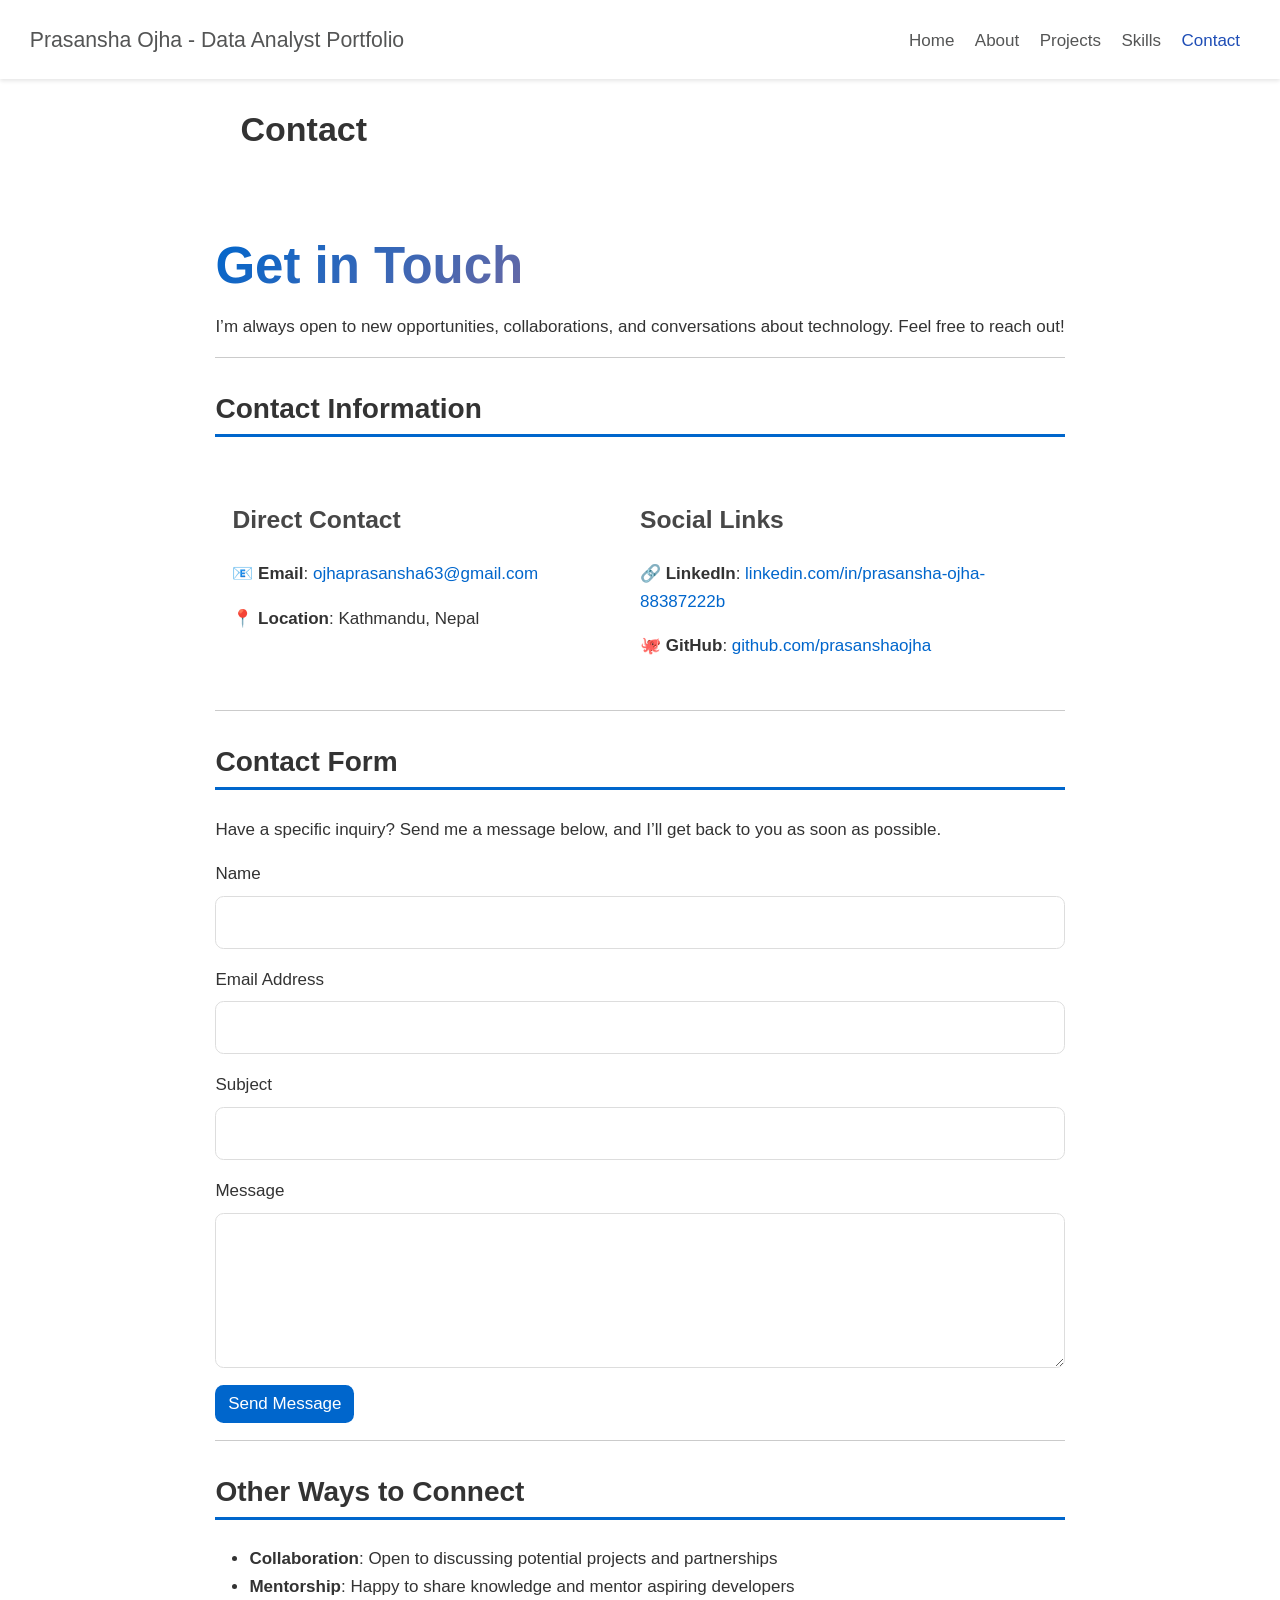
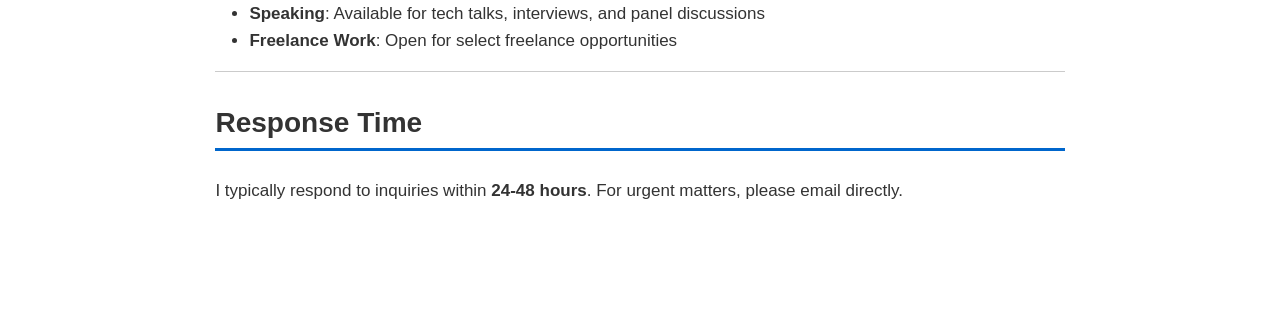
<file: docs/contact.html>
<!DOCTYPE html>
<html xmlns="http://www.w3.org/1999/xhtml" lang="en" xml:lang="en"><head>

<meta charset="utf-8">
<meta name="generator" content="quarto-1.9.37">

<meta name="viewport" content="width=device-width, initial-scale=1.0, user-scalable=yes">


<title>Contact – Prasansha Ojha - Data Analyst Portfolio</title>
<style>
/* Default styles provided by pandoc.
** See https://pandoc.org/MANUAL.html#variables-for-html for config info.
*/
code{white-space: pre-wrap;}
span.smallcaps{font-variant: small-caps;}
div.columns{display: flex; gap: min(4vw, 1.5em);}
div.column{flex: auto; overflow-x: auto;}
div.hanging-indent{margin-left: 1.5em; text-indent: -1.5em;}
ul.task-list{list-style: none;}
ul.task-list li input[type="checkbox"] {
  width: 0.8em;
  margin: 0 0.8em 0.2em -1em; /* quarto-specific, see https://github.com/quarto-dev/quarto-cli/issues/4556 */ 
  vertical-align: middle;
}
</style>


<script src="site_libs/quarto-nav/quarto-nav.js"></script>
<script src="site_libs/quarto-nav/headroom.min.js"></script>
<script src="site_libs/clipboard/clipboard.min.js"></script>
<script src="site_libs/quarto-search/autocomplete.umd.js"></script>
<script src="site_libs/quarto-search/fuse.min.js"></script>
<script src="site_libs/quarto-search/quarto-search.js"></script>
<meta name="quarto:offset" content="./">
<script src="site_libs/quarto-html/quarto.js" type="module"></script>
<script src="site_libs/quarto-html/tabsets/tabsets.js" type="module"></script>
<script src="site_libs/quarto-html/popper.min.js"></script>
<script src="site_libs/quarto-html/tippy.umd.min.js"></script>
<script src="site_libs/quarto-html/anchor.min.js"></script>
<link href="site_libs/quarto-html/tippy.css" rel="stylesheet">
<link href="site_libs/quarto-html/quarto-syntax-highlighting-7f8f88aac4f3542376d5c11b86a4c14d.css" rel="stylesheet" id="quarto-text-highlighting-styles">
<script src="site_libs/bootstrap/bootstrap.min.js"></script>
<link href="site_libs/bootstrap/bootstrap-icons.css" rel="stylesheet">
<link href="site_libs/bootstrap/bootstrap-a0f9fd0d421825b736dc1bbcbcba2219.min.css" rel="stylesheet" append-hash="true" id="quarto-bootstrap" data-mode="light">
<script id="quarto-search-options" type="application/json">{
  "location": "navbar",
  "copy-button": false,
  "collapse-after": 3,
  "panel-placement": "end",
  "type": "overlay",
  "limit": 50,
  "keyboard-shortcut": [
    "f",
    "/",
    "s"
  ],
  "show-item-context": false,
  "language": {
    "search-no-results-text": "No results",
    "search-matching-documents-text": "matching documents",
    "search-copy-link-title": "Copy link to search",
    "search-hide-matches-text": "Hide additional matches",
    "search-more-match-text": "more match in this document",
    "search-more-matches-text": "more matches in this document",
    "search-clear-button-title": "Clear",
    "search-text-placeholder": "",
    "search-detached-cancel-button-title": "Cancel",
    "search-submit-button-title": "Submit",
    "search-label": "Search"
  }
}</script>


<link rel="stylesheet" href="styles.css">
</head>

<body class="nav-fixed fullcontent quarto-light">

<div id="quarto-search-results"></div>
  <header id="quarto-header" class="headroom fixed-top">
    <nav class="navbar navbar-expand-lg " data-bs-theme="dark">
      <div class="navbar-container container-fluid">
      <div class="navbar-brand-container mx-auto">
    <a class="navbar-brand" href="./index.html">
    <span class="navbar-title">Prasansha Ojha - Data Analyst Portfolio</span>
    </a>
  </div>
          <button class="navbar-toggler" type="button" data-bs-toggle="collapse" data-bs-target="#navbarCollapse" aria-controls="navbarCollapse" role="menu" aria-expanded="false" aria-label="Toggle navigation" onclick="if (window.quartoToggleHeadroom) { window.quartoToggleHeadroom(); }">
  <span class="navbar-toggler-icon"></span>
</button>
          <div class="collapse navbar-collapse" id="navbarCollapse">
            <ul class="navbar-nav navbar-nav-scroll ms-auto">
  <li class="nav-item">
    <a class="nav-link" href="./index.html"> 
<span class="menu-text">Home</span></a>
  </li>  
  <li class="nav-item">
    <a class="nav-link" href="./about.html"> 
<span class="menu-text">About</span></a>
  </li>  
  <li class="nav-item">
    <a class="nav-link" href="./projects.html"> 
<span class="menu-text">Projects</span></a>
  </li>  
  <li class="nav-item">
    <a class="nav-link" href="./skills.html"> 
<span class="menu-text">Skills</span></a>
  </li>  
  <li class="nav-item">
    <a class="nav-link active" href="./contact.html" aria-current="page"> 
<span class="menu-text">Contact</span></a>
  </li>  
</ul>
          </div> <!-- /navcollapse -->
            <div class="quarto-navbar-tools">
</div>
      </div> <!-- /container-fluid -->
    </nav>
</header>
<!-- content -->
<div id="quarto-content" class="quarto-container page-columns page-rows-contents page-layout-article page-navbar">
<!-- sidebar -->
<!-- margin-sidebar -->
    
<!-- main -->
<main class="content page-columns page-full" id="quarto-document-content">

<header id="title-block-header" class="quarto-title-block default">
<div class="quarto-title">
<h1 class="title">Contact</h1>
</div>



<div class="quarto-title-meta">

    
  
    
  </div>
  


</header>


<section id="get-in-touch" class="level1 column-page">
<h1>Get in Touch</h1>
<p>I’m always open to new opportunities, collaborations, and conversations about technology. Feel free to reach out!</p>
<hr>
<section id="contact-information" class="level2">
<h2 class="anchored" data-anchor-id="contact-information">Contact Information</h2>
<div class="columns">
<div class="column" style="width:48%;">
<section id="direct-contact" class="level3">
<h3 class="anchored" data-anchor-id="direct-contact">Direct Contact</h3>
<p>📧 <strong>Email</strong>: <a href="mailto:ojhaprasansha63@gmail.com">ojhaprasansha63@gmail.com</a></p>
<p>📍 <strong>Location</strong>: Kathmandu, Nepal</p>
</section>
</div><div class="column" style="width:48%;">
<section id="social-links" class="level3">
<h3 class="anchored" data-anchor-id="social-links">Social Links</h3>
<p>🔗 <strong>LinkedIn</strong>: <a href="https://www.linkedin.com/in/prasansha-ojha-88387222b/">linkedin.com/in/prasansha-ojha-88387222b</a></p>
<p>🐙 <strong>GitHub</strong>: <a href="https://github.com/prasanshaojha">github.com/prasanshaojha</a></p>
</section>
</div>
</div>
<hr>
</section>
<section id="contact-form" class="level2">
<h2 class="anchored" data-anchor-id="contact-form">Contact Form</h2>
<p>Have a specific inquiry? Send me a message below, and I’ll get back to you as soon as possible.</p>
<form action="https://formspree.io/f/FORM_ID" method="POST">
  <div class="mb-3">
    <label for="name" class="form-label">Name</label>
    <input type="text" class="form-control" id="name" name="name" required="">
  </div>
  
  <div class="mb-3">
    <label for="email" class="form-label">Email Address</label>
    <input type="email" class="form-control" id="email" name="email" required="">
  </div>
  
  <div class="mb-3">
    <label for="subject" class="form-label">Subject</label>
    <input type="text" class="form-control" id="subject" name="subject" required="">
  </div>
  
  <div class="mb-3">
    <label for="message" class="form-label">Message</label>
    <textarea class="form-control" id="message" name="message" rows="5" required=""></textarea>
  </div>
  
  <button type="submit" class="btn btn-primary">Send Message</button>
</form>
<hr>
</section>
<section id="other-ways-to-connect" class="level2">
<h2 class="anchored" data-anchor-id="other-ways-to-connect">Other Ways to Connect</h2>
<ul>
<li><strong>Collaboration</strong>: Open to discussing potential projects and partnerships</li>
<li><strong>Mentorship</strong>: Happy to share knowledge and mentor aspiring developers</li>
<li><strong>Speaking</strong>: Available for tech talks, interviews, and panel discussions</li>
<li><strong>Freelance Work</strong>: Open for select freelance opportunities</li>
</ul>
<hr>
</section>
<section id="response-time" class="level2">
<h2 class="anchored" data-anchor-id="response-time">Response Time</h2>
<p>I typically respond to inquiries within <strong>24-48 hours</strong>. For urgent matters, please email directly.</p>
</section>
</section>



</main> <!-- /main -->
<script id="quarto-html-after-body" type="application/javascript">
  window.document.addEventListener("DOMContentLoaded", function (event) {
    const icon = "";
    const anchorJS = new window.AnchorJS();
    anchorJS.options = {
      placement: 'right',
      icon: icon
    };
    anchorJS.add('.anchored');
    const isCodeAnnotation = (el) => {
      for (const clz of el.classList) {
        if (clz.startsWith('code-annotation-')) {                     
          return true;
        }
      }
      return false;
    }
    const onCopySuccess = function(e) {
      // button target
      const button = e.trigger;
      // don't keep focus
      button.blur();
      // flash "checked"
      button.classList.add('code-copy-button-checked');
      var currentTitle = button.getAttribute("title");
      button.setAttribute("title", "Copied!");
      let tooltip;
      if (window.bootstrap) {
        button.setAttribute("data-bs-toggle", "tooltip");
        button.setAttribute("data-bs-placement", "left");
        button.setAttribute("data-bs-title", "Copied!");
        tooltip = new bootstrap.Tooltip(button, 
          { trigger: "manual", 
            customClass: "code-copy-button-tooltip",
            offset: [0, -8]});
        tooltip.show();    
      }
      setTimeout(function() {
        if (tooltip) {
          tooltip.hide();
          button.removeAttribute("data-bs-title");
          button.removeAttribute("data-bs-toggle");
          button.removeAttribute("data-bs-placement");
        }
        button.setAttribute("title", currentTitle);
        button.classList.remove('code-copy-button-checked');
      }, 1000);
      // clear code selection
      e.clearSelection();
    }
    const getTextToCopy = function(trigger) {
      const outerScaffold = trigger.parentElement.cloneNode(true);
      const codeEl = outerScaffold.querySelector('code');
      for (const childEl of codeEl.children) {
        if (isCodeAnnotation(childEl)) {
          childEl.remove();
        }
      }
      return codeEl.innerText;
    }
    const clipboard = new window.ClipboardJS('.code-copy-button:not([data-in-quarto-modal])', {
      text: getTextToCopy
    });
    clipboard.on('success', onCopySuccess);
    if (window.document.getElementById('quarto-embedded-source-code-modal')) {
      const clipboardModal = new window.ClipboardJS('.code-copy-button[data-in-quarto-modal]', {
        text: getTextToCopy,
        container: window.document.getElementById('quarto-embedded-source-code-modal')
      });
      clipboardModal.on('success', onCopySuccess);
    }
      var localhostRegex = new RegExp(/^(?:http|https):\/\/localhost\:?[0-9]*\//);
      var mailtoRegex = new RegExp(/^mailto:/);
        var filterRegex = new RegExp('/' + window.location.host + '/');
      var isInternal = (href) => {
          return filterRegex.test(href) || localhostRegex.test(href) || mailtoRegex.test(href);
      }
      // Inspect non-navigation links and adorn them if external
     var links = window.document.querySelectorAll('a[href]:not(.nav-link):not(.navbar-brand):not(.toc-action):not(.sidebar-link):not(.sidebar-item-toggle):not(.pagination-link):not(.no-external):not([aria-hidden]):not(.dropdown-item):not(.quarto-navigation-tool):not(.about-link)');
      for (var i=0; i<links.length; i++) {
        const link = links[i];
        if (!isInternal(link.href)) {
          // undo the damage that might have been done by quarto-nav.js in the case of
          // links that we want to consider external
          if (link.dataset.originalHref !== undefined) {
            link.href = link.dataset.originalHref;
          }
        }
      }
    function tippyHover(el, contentFn, onTriggerFn, onUntriggerFn) {
      const config = {
        allowHTML: true,
        maxWidth: 500,
        delay: 100,
        arrow: false,
        appendTo: function(el) {
            return el.parentElement;
        },
        interactive: true,
        interactiveBorder: 10,
        theme: 'quarto',
        placement: 'bottom-start',
      };
      if (contentFn) {
        config.content = contentFn;
      }
      if (onTriggerFn) {
        config.onTrigger = onTriggerFn;
      }
      if (onUntriggerFn) {
        config.onUntrigger = onUntriggerFn;
      }
      window.tippy(el, config); 
    }
    const noterefs = window.document.querySelectorAll('a[role="doc-noteref"]');
    for (var i=0; i<noterefs.length; i++) {
      const ref = noterefs[i];
      tippyHover(ref, function() {
        // use id or data attribute instead here
        let href = ref.getAttribute('data-footnote-href') || ref.getAttribute('href');
        try { href = new URL(href).hash; } catch {}
        const id = href.replace(/^#\/?/, "");
        const note = window.document.getElementById(id);
        if (note) {
          return note.innerHTML;
        } else {
          return "";
        }
      });
    }
    const xrefs = window.document.querySelectorAll('a.quarto-xref');
    const processXRef = (id, note) => {
      // Strip column container classes
      const stripColumnClz = (el) => {
        el.classList.remove("page-full", "page-columns");
        if (el.children) {
          for (const child of el.children) {
            stripColumnClz(child);
          }
        }
      }
      stripColumnClz(note)
      if (id === null || id.startsWith('sec-')) {
        // Special case sections, only their first couple elements
        const container = document.createElement("div");
        if (note.children && note.children.length > 2) {
          container.appendChild(note.children[0].cloneNode(true));
          for (let i = 1; i < note.children.length; i++) {
            const child = note.children[i];
            if (child.tagName === "P" && child.innerText === "") {
              continue;
            } else {
              container.appendChild(child.cloneNode(true));
              break;
            }
          }
          if (window.Quarto?.typesetMath) {
            window.Quarto.typesetMath(container);
          }
          return container.innerHTML
        } else {
          if (window.Quarto?.typesetMath) {
            window.Quarto.typesetMath(note);
          }
          return note.innerHTML;
        }
      } else {
        // Remove any anchor links if they are present
        const anchorLink = note.querySelector('a.anchorjs-link');
        if (anchorLink) {
          anchorLink.remove();
        }
        if (window.Quarto?.typesetMath) {
          window.Quarto.typesetMath(note);
        }
        if (note.classList.contains("callout")) {
          return note.outerHTML;
        } else {
          return note.innerHTML;
        }
      }
    }
    for (var i=0; i<xrefs.length; i++) {
      const xref = xrefs[i];
      tippyHover(xref, undefined, function(instance) {
        instance.disable();
        let url = xref.getAttribute('href');
        let hash = undefined; 
        if (url.startsWith('#')) {
          hash = url;
        } else {
          try { hash = new URL(url).hash; } catch {}
        }
        if (hash) {
          const id = hash.replace(/^#\/?/, "");
          const note = window.document.getElementById(id);
          if (note !== null) {
            try {
              const html = processXRef(id, note.cloneNode(true));
              instance.setContent(html);
            } finally {
              instance.enable();
              instance.show();
            }
          } else {
            // See if we can fetch this
            fetch(url.split('#')[0])
            .then(res => res.text())
            .then(html => {
              const parser = new DOMParser();
              const htmlDoc = parser.parseFromString(html, "text/html");
              const note = htmlDoc.getElementById(id);
              if (note !== null) {
                const html = processXRef(id, note);
                instance.setContent(html);
              } 
            }).finally(() => {
              instance.enable();
              instance.show();
            });
          }
        } else {
          // See if we can fetch a full url (with no hash to target)
          // This is a special case and we should probably do some content thinning / targeting
          fetch(url)
          .then(res => res.text())
          .then(html => {
            const parser = new DOMParser();
            const htmlDoc = parser.parseFromString(html, "text/html");
            const note = htmlDoc.querySelector('main.content');
            if (note !== null) {
              // This should only happen for chapter cross references
              // (since there is no id in the URL)
              // remove the first header
              if (note.children.length > 0 && note.children[0].tagName === "HEADER") {
                note.children[0].remove();
              }
              const html = processXRef(null, note);
              instance.setContent(html);
            } 
          }).finally(() => {
            instance.enable();
            instance.show();
          });
        }
      }, function(instance) {
      });
    }
        let selectedAnnoteEl;
        const selectorForAnnotation = ( cell, annotation) => {
          let cellAttr = 'data-code-cell="' + cell + '"';
          let lineAttr = 'data-code-annotation="' +  annotation + '"';
          const selector = 'span[' + cellAttr + '][' + lineAttr + ']';
          return selector;
        }
        const selectCodeLines = (annoteEl) => {
          const doc = window.document;
          const targetCell = annoteEl.getAttribute("data-target-cell");
          const targetAnnotation = annoteEl.getAttribute("data-target-annotation");
          const annoteSpan = window.document.querySelector(selectorForAnnotation(targetCell, targetAnnotation));
          const lines = annoteSpan.getAttribute("data-code-lines").split(",");
          const lineIds = lines.map((line) => {
            return targetCell + "-" + line;
          })
          let top = null;
          let height = null;
          let parent = null;
          if (lineIds.length > 0) {
              //compute the position of the single el (top and bottom and make a div)
              const el = window.document.getElementById(lineIds[0]);
              top = el.offsetTop;
              height = el.offsetHeight;
              parent = el.parentElement.parentElement;
            if (lineIds.length > 1) {
              const lastEl = window.document.getElementById(lineIds[lineIds.length - 1]);
              const bottom = lastEl.offsetTop + lastEl.offsetHeight;
              height = bottom - top;
            }
            if (top !== null && height !== null && parent !== null) {
              // cook up a div (if necessary) and position it 
              let div = window.document.getElementById("code-annotation-line-highlight");
              if (div === null) {
                div = window.document.createElement("div");
                div.setAttribute("id", "code-annotation-line-highlight");
                div.style.position = 'absolute';
                parent.appendChild(div);
              }
              div.style.top = top - 2 + "px";
              div.style.height = height + 4 + "px";
              div.style.left = 0;
              let gutterDiv = window.document.getElementById("code-annotation-line-highlight-gutter");
              if (gutterDiv === null) {
                gutterDiv = window.document.createElement("div");
                gutterDiv.setAttribute("id", "code-annotation-line-highlight-gutter");
                gutterDiv.style.position = 'absolute';
                const codeCell = window.document.getElementById(targetCell);
                const gutter = codeCell.querySelector('.code-annotation-gutter');
                gutter.appendChild(gutterDiv);
              }
              gutterDiv.style.top = top - 2 + "px";
              gutterDiv.style.height = height + 4 + "px";
            }
            selectedAnnoteEl = annoteEl;
          }
        };
        const unselectCodeLines = () => {
          const elementsIds = ["code-annotation-line-highlight", "code-annotation-line-highlight-gutter"];
          elementsIds.forEach((elId) => {
            const div = window.document.getElementById(elId);
            if (div) {
              div.remove();
            }
          });
          selectedAnnoteEl = undefined;
        };
          // Handle positioning of the toggle
      window.addEventListener(
        "resize",
        throttle(() => {
          elRect = undefined;
          if (selectedAnnoteEl) {
            selectCodeLines(selectedAnnoteEl);
          }
        }, 10)
      );
      function throttle(fn, ms) {
      let throttle = false;
      let timer;
        return (...args) => {
          if(!throttle) { // first call gets through
              fn.apply(this, args);
              throttle = true;
          } else { // all the others get throttled
              if(timer) clearTimeout(timer); // cancel #2
              timer = setTimeout(() => {
                fn.apply(this, args);
                timer = throttle = false;
              }, ms);
          }
        };
      }
        // Attach click handler to the DT
        const annoteDls = window.document.querySelectorAll('dt[data-target-cell]');
        for (const annoteDlNode of annoteDls) {
          annoteDlNode.addEventListener('click', (event) => {
            const clickedEl = event.target;
            if (clickedEl !== selectedAnnoteEl) {
              unselectCodeLines();
              const activeEl = window.document.querySelector('dt[data-target-cell].code-annotation-active');
              if (activeEl) {
                activeEl.classList.remove('code-annotation-active');
              }
              selectCodeLines(clickedEl);
              clickedEl.classList.add('code-annotation-active');
            } else {
              // Unselect the line
              unselectCodeLines();
              clickedEl.classList.remove('code-annotation-active');
            }
          });
        }
    const findCites = (el) => {
      const parentEl = el.parentElement;
      if (parentEl) {
        const cites = parentEl.dataset.cites;
        if (cites) {
          return {
            el,
            cites: cites.split(' ')
          };
        } else {
          return findCites(el.parentElement)
        }
      } else {
        return undefined;
      }
    };
    var bibliorefs = window.document.querySelectorAll('a[role="doc-biblioref"]');
    for (var i=0; i<bibliorefs.length; i++) {
      const ref = bibliorefs[i];
      const citeInfo = findCites(ref);
      if (citeInfo) {
        tippyHover(citeInfo.el, function() {
          var popup = window.document.createElement('div');
          citeInfo.cites.forEach(function(cite) {
            var citeDiv = window.document.createElement('div');
            citeDiv.classList.add('hanging-indent');
            citeDiv.classList.add('csl-entry');
            var biblioDiv = window.document.getElementById('ref-' + cite);
            if (biblioDiv) {
              citeDiv.innerHTML = biblioDiv.innerHTML;
            }
            popup.appendChild(citeDiv);
          });
          return popup.innerHTML;
        });
      }
    }
  });
  </script>
</div> <!-- /content -->




</body></html>
</file>
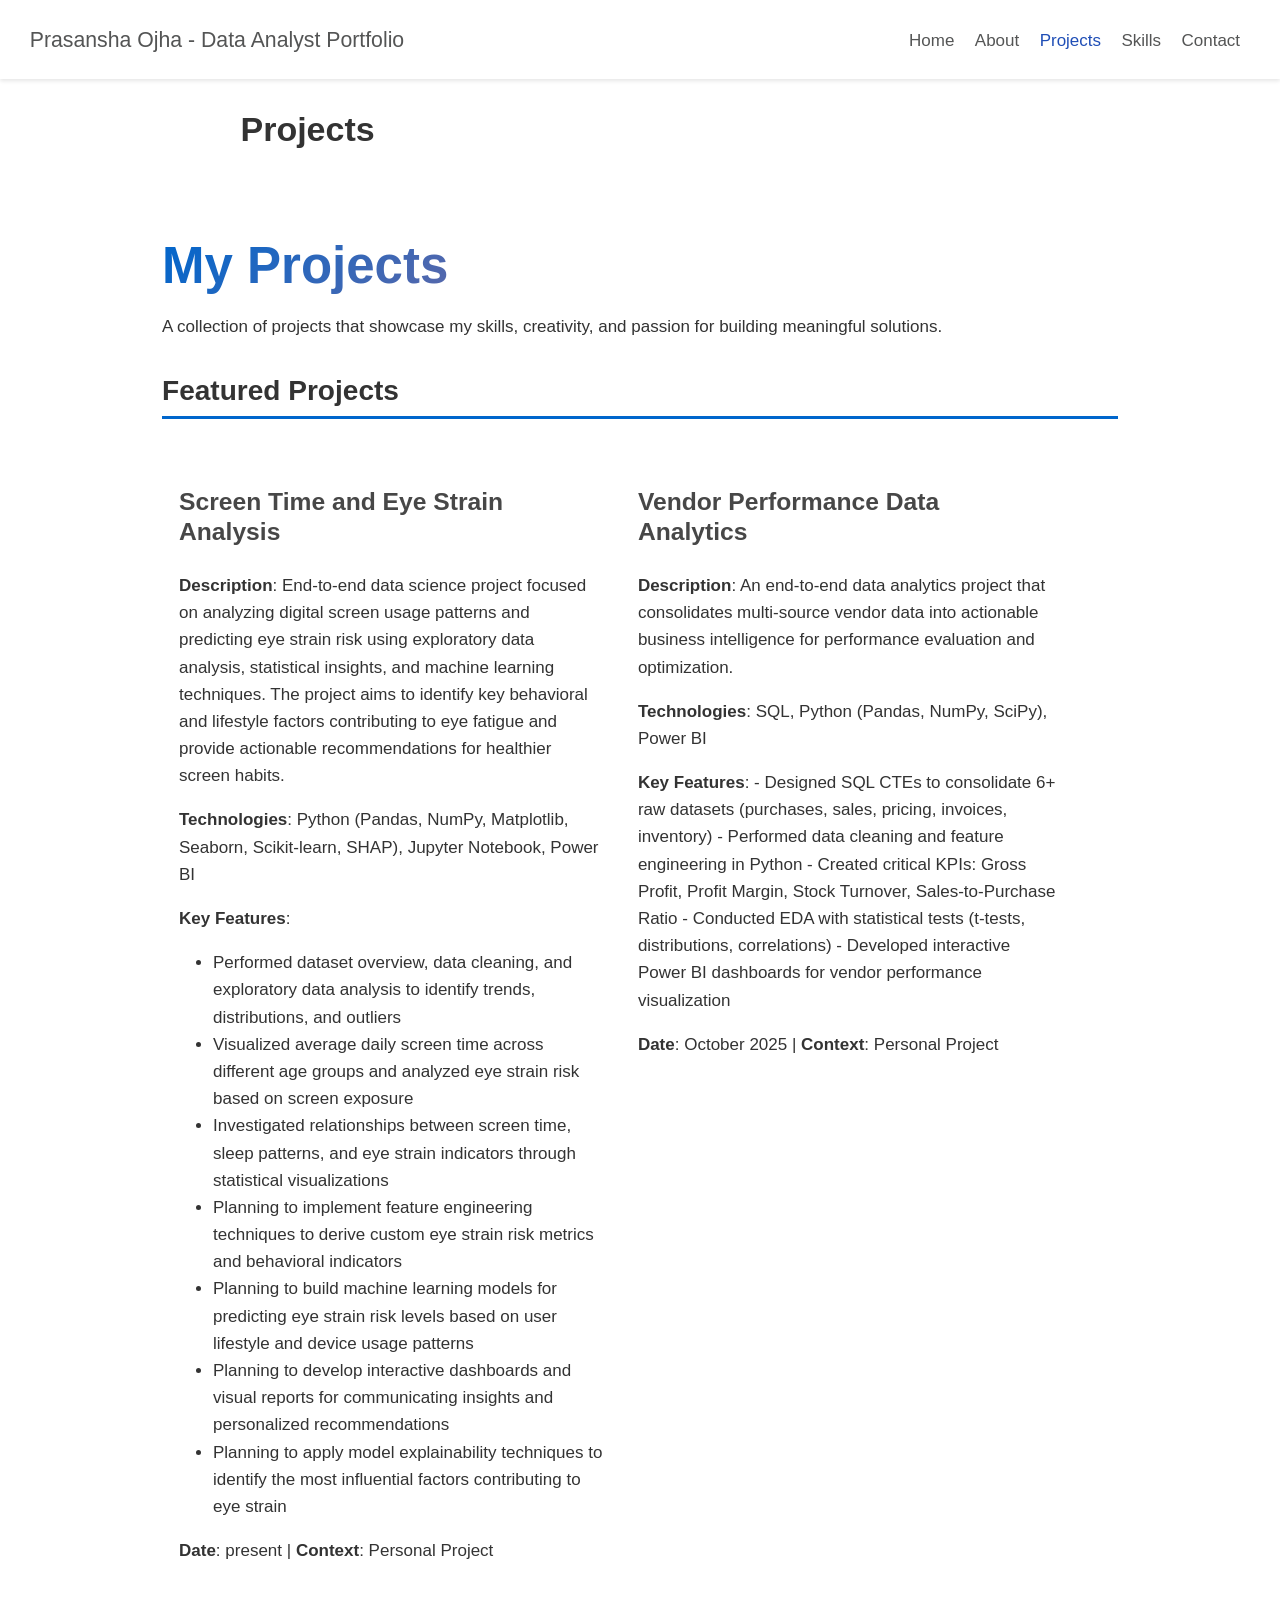
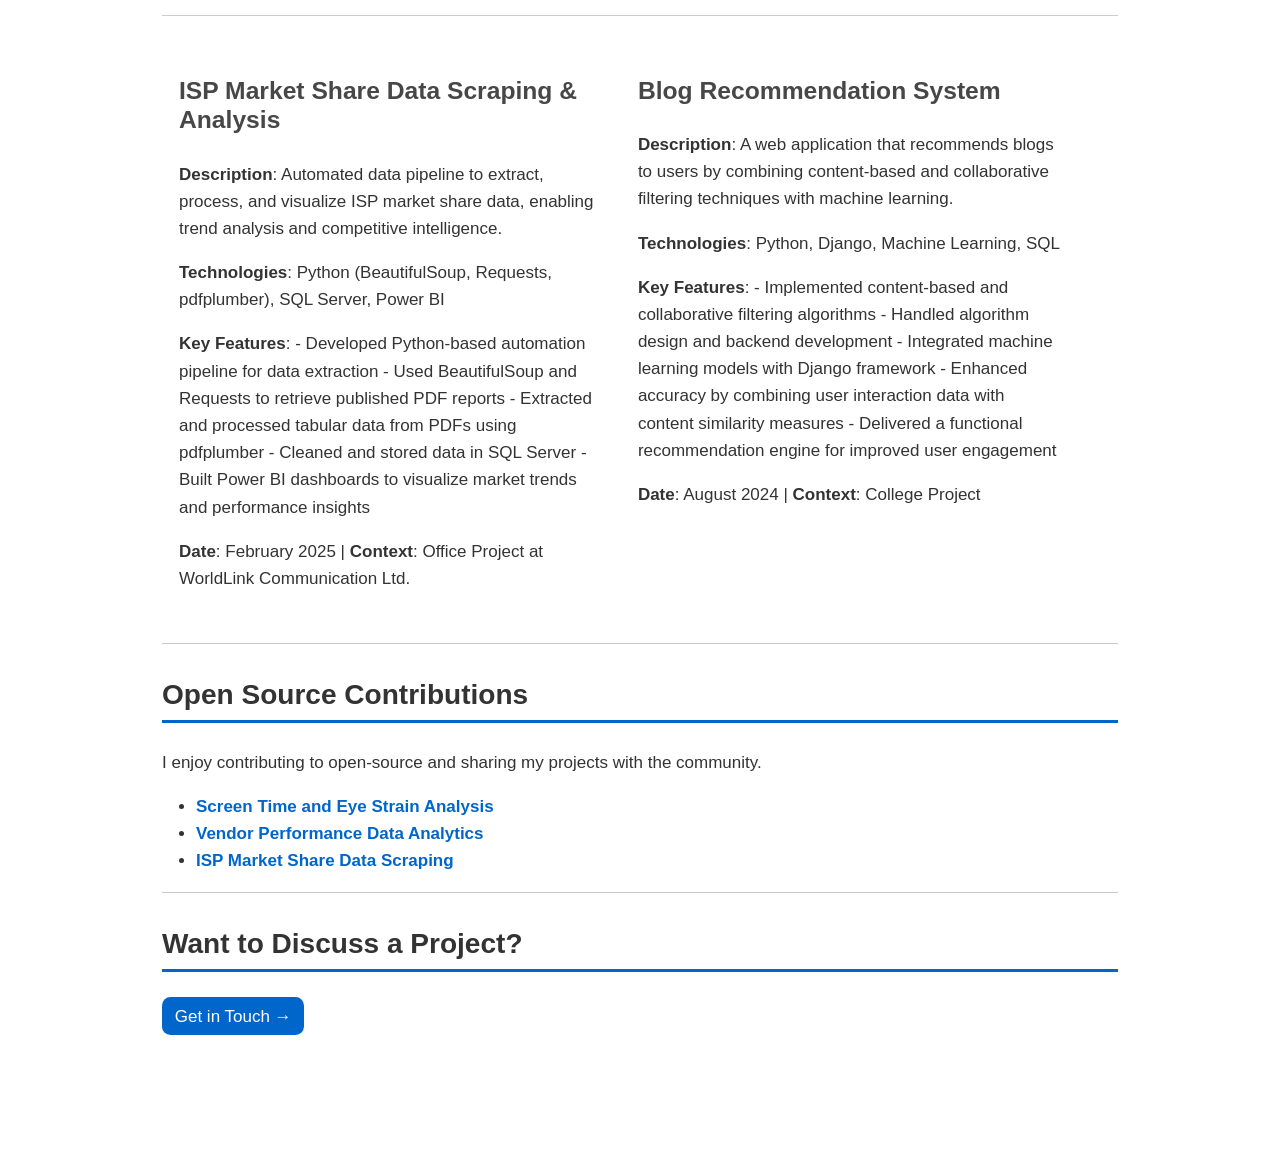
<file: docs/projects.html>
<!DOCTYPE html>
<html xmlns="http://www.w3.org/1999/xhtml" lang="en" xml:lang="en"><head>

<meta charset="utf-8">
<meta name="generator" content="quarto-1.9.37">

<meta name="viewport" content="width=device-width, initial-scale=1.0, user-scalable=yes">


<title>Projects – Prasansha Ojha - Data Analyst Portfolio</title>
<style>
/* Default styles provided by pandoc.
** See https://pandoc.org/MANUAL.html#variables-for-html for config info.
*/
code{white-space: pre-wrap;}
span.smallcaps{font-variant: small-caps;}
div.columns{display: flex; gap: min(4vw, 1.5em);}
div.column{flex: auto; overflow-x: auto;}
div.hanging-indent{margin-left: 1.5em; text-indent: -1.5em;}
ul.task-list{list-style: none;}
ul.task-list li input[type="checkbox"] {
  width: 0.8em;
  margin: 0 0.8em 0.2em -1em; /* quarto-specific, see https://github.com/quarto-dev/quarto-cli/issues/4556 */ 
  vertical-align: middle;
}
</style>


<script src="site_libs/quarto-nav/quarto-nav.js"></script>
<script src="site_libs/quarto-nav/headroom.min.js"></script>
<script src="site_libs/clipboard/clipboard.min.js"></script>
<script src="site_libs/quarto-search/autocomplete.umd.js"></script>
<script src="site_libs/quarto-search/fuse.min.js"></script>
<script src="site_libs/quarto-search/quarto-search.js"></script>
<meta name="quarto:offset" content="./">
<script src="site_libs/quarto-html/quarto.js" type="module"></script>
<script src="site_libs/quarto-html/tabsets/tabsets.js" type="module"></script>
<script src="site_libs/quarto-html/popper.min.js"></script>
<script src="site_libs/quarto-html/tippy.umd.min.js"></script>
<script src="site_libs/quarto-html/anchor.min.js"></script>
<link href="site_libs/quarto-html/tippy.css" rel="stylesheet">
<link href="site_libs/quarto-html/quarto-syntax-highlighting-7f8f88aac4f3542376d5c11b86a4c14d.css" rel="stylesheet" id="quarto-text-highlighting-styles">
<script src="site_libs/bootstrap/bootstrap.min.js"></script>
<link href="site_libs/bootstrap/bootstrap-icons.css" rel="stylesheet">
<link href="site_libs/bootstrap/bootstrap-a0f9fd0d421825b736dc1bbcbcba2219.min.css" rel="stylesheet" append-hash="true" id="quarto-bootstrap" data-mode="light">
<script id="quarto-search-options" type="application/json">{
  "location": "navbar",
  "copy-button": false,
  "collapse-after": 3,
  "panel-placement": "end",
  "type": "overlay",
  "limit": 50,
  "keyboard-shortcut": [
    "f",
    "/",
    "s"
  ],
  "show-item-context": false,
  "language": {
    "search-no-results-text": "No results",
    "search-matching-documents-text": "matching documents",
    "search-copy-link-title": "Copy link to search",
    "search-hide-matches-text": "Hide additional matches",
    "search-more-match-text": "more match in this document",
    "search-more-matches-text": "more matches in this document",
    "search-clear-button-title": "Clear",
    "search-text-placeholder": "",
    "search-detached-cancel-button-title": "Cancel",
    "search-submit-button-title": "Submit",
    "search-label": "Search"
  }
}</script>


<link rel="stylesheet" href="styles.css">
</head>

<body class="nav-fixed fullcontent quarto-light">

<div id="quarto-search-results"></div>
  <header id="quarto-header" class="headroom fixed-top">
    <nav class="navbar navbar-expand-lg " data-bs-theme="dark">
      <div class="navbar-container container-fluid">
      <div class="navbar-brand-container mx-auto">
    <a class="navbar-brand" href="./index.html">
    <span class="navbar-title">Prasansha Ojha - Data Analyst Portfolio</span>
    </a>
  </div>
          <button class="navbar-toggler" type="button" data-bs-toggle="collapse" data-bs-target="#navbarCollapse" aria-controls="navbarCollapse" role="menu" aria-expanded="false" aria-label="Toggle navigation" onclick="if (window.quartoToggleHeadroom) { window.quartoToggleHeadroom(); }">
  <span class="navbar-toggler-icon"></span>
</button>
          <div class="collapse navbar-collapse" id="navbarCollapse">
            <ul class="navbar-nav navbar-nav-scroll ms-auto">
  <li class="nav-item">
    <a class="nav-link" href="./index.html"> 
<span class="menu-text">Home</span></a>
  </li>  
  <li class="nav-item">
    <a class="nav-link" href="./about.html"> 
<span class="menu-text">About</span></a>
  </li>  
  <li class="nav-item">
    <a class="nav-link active" href="./projects.html" aria-current="page"> 
<span class="menu-text">Projects</span></a>
  </li>  
  <li class="nav-item">
    <a class="nav-link" href="./skills.html"> 
<span class="menu-text">Skills</span></a>
  </li>  
  <li class="nav-item">
    <a class="nav-link" href="./contact.html"> 
<span class="menu-text">Contact</span></a>
  </li>  
</ul>
          </div> <!-- /navcollapse -->
            <div class="quarto-navbar-tools">
</div>
      </div> <!-- /container-fluid -->
    </nav>
</header>
<!-- content -->
<div id="quarto-content" class="quarto-container page-columns page-rows-contents page-layout-article page-navbar">
<!-- sidebar -->
<!-- margin-sidebar -->
    
<!-- main -->
<main class="content page-columns page-full" id="quarto-document-content">

<header id="title-block-header" class="quarto-title-block default">
<div class="quarto-title">
<h1 class="title">Projects</h1>
</div>



<div class="quarto-title-meta">

    
  
    
  </div>
  


</header>


<section id="my-projects" class="level1 column-page">
<h1>My Projects</h1>
<p>A collection of projects that showcase my skills, creativity, and passion for building meaningful solutions.</p>
<section id="featured-projects" class="level2">
<h2 class="anchored" data-anchor-id="featured-projects">Featured Projects</h2>
<div class="columns">
<div class="column" style="width:48%;">
<section id="screen-time-and-eye-strain-analysis" class="level3">
<h3 class="anchored" data-anchor-id="screen-time-and-eye-strain-analysis">Screen Time and Eye Strain Analysis</h3>
<p><strong>Description</strong>: End-to-end data science project focused on analyzing digital screen usage patterns and predicting eye strain risk using exploratory data analysis, statistical insights, and machine learning techniques. The project aims to identify key behavioral and lifestyle factors contributing to eye fatigue and provide actionable recommendations for healthier screen habits.</p>
<p><strong>Technologies</strong>: Python (Pandas, NumPy, Matplotlib, Seaborn, Scikit-learn, SHAP), Jupyter Notebook, Power BI</p>
<p><strong>Key Features</strong>:</p>
<ul>
<li>Performed dataset overview, data cleaning, and exploratory data analysis to identify trends, distributions, and outliers</li>
<li>Visualized average daily screen time across different age groups and analyzed eye strain risk based on screen exposure</li>
<li>Investigated relationships between screen time, sleep patterns, and eye strain indicators through statistical visualizations</li>
<li>Planning to implement feature engineering techniques to derive custom eye strain risk metrics and behavioral indicators</li>
<li>Planning to build machine learning models for predicting eye strain risk levels based on user lifestyle and device usage patterns</li>
<li>Planning to develop interactive dashboards and visual reports for communicating insights and personalized recommendations</li>
<li>Planning to apply model explainability techniques to identify the most influential factors contributing to eye strain</li>
</ul>
<p><strong>Date</strong>: present | <strong>Context</strong>: Personal Project</p>
</section>
</div><div class="column" style="width:48%;">
<section id="vendor-performance-data-analytics" class="level3">
<h3 class="anchored" data-anchor-id="vendor-performance-data-analytics">Vendor Performance Data Analytics</h3>
<p><strong>Description</strong>: An end-to-end data analytics project that consolidates multi-source vendor data into actionable business intelligence for performance evaluation and optimization.</p>
<p><strong>Technologies</strong>: SQL, Python (Pandas, NumPy, SciPy), Power BI</p>
<p><strong>Key Features</strong>: - Designed SQL CTEs to consolidate 6+ raw datasets (purchases, sales, pricing, invoices, inventory) - Performed data cleaning and feature engineering in Python - Created critical KPIs: Gross Profit, Profit Margin, Stock Turnover, Sales-to-Purchase Ratio - Conducted EDA with statistical tests (t-tests, distributions, correlations) - Developed interactive Power BI dashboards for vendor performance visualization</p>
<p><strong>Date</strong>: October 2025 | <strong>Context</strong>: Personal Project</p>
</section>
</div>
</div>
<hr>
<div class="columns">
<div class="column" style="width:48%;">
<section id="isp-market-share-data-scraping-analysis" class="level3">
<h3 class="anchored" data-anchor-id="isp-market-share-data-scraping-analysis">ISP Market Share Data Scraping &amp; Analysis</h3>
<p><strong>Description</strong>: Automated data pipeline to extract, process, and visualize ISP market share data, enabling trend analysis and competitive intelligence.</p>
<p><strong>Technologies</strong>: Python (BeautifulSoup, Requests, pdfplumber), SQL Server, Power BI</p>
<p><strong>Key Features</strong>: - Developed Python-based automation pipeline for data extraction - Used BeautifulSoup and Requests to retrieve published PDF reports - Extracted and processed tabular data from PDFs using pdfplumber - Cleaned and stored data in SQL Server - Built Power BI dashboards to visualize market trends and performance insights</p>
<p><strong>Date</strong>: February 2025 | <strong>Context</strong>: Office Project at WorldLink Communication Ltd.</p>
</section>
</div><div class="column" style="width:48%;">
<section id="blog-recommendation-system" class="level3">
<h3 class="anchored" data-anchor-id="blog-recommendation-system">Blog Recommendation System</h3>
<p><strong>Description</strong>: A web application that recommends blogs to users by combining content-based and collaborative filtering techniques with machine learning.</p>
<p><strong>Technologies</strong>: Python, Django, Machine Learning, SQL</p>
<p><strong>Key Features</strong>: - Implemented content-based and collaborative filtering algorithms - Handled algorithm design and backend development - Integrated machine learning models with Django framework - Enhanced accuracy by combining user interaction data with content similarity measures - Delivered a functional recommendation engine for improved user engagement</p>
<p><strong>Date</strong>: August 2024 | <strong>Context</strong>: College Project</p>
</section>
</div>
</div>
<hr>
</section>
<section id="open-source-contributions" class="level2">
<h2 class="anchored" data-anchor-id="open-source-contributions">Open Source Contributions</h2>
<p>I enjoy contributing to open-source and sharing my projects with the community.</p>
<ul>
<li><a href="https://github.com/prasanshaojha/ScreenTime_and_EyeStrain"><strong>Screen Time and Eye Strain Analysis</strong></a></li>
<li><a href="https://github.com/prasanshaojha/vendor-performance-analysis"><strong>Vendor Performance Data Analytics</strong></a></li>
<li><a href="https://github.com/prasanshaojha/Scrappingdata"><strong>ISP Market Share Data Scraping</strong></a></li>
</ul>
<hr>
</section>
<section id="want-to-discuss-a-project" class="level2">
<h2 class="anchored" data-anchor-id="want-to-discuss-a-project">Want to Discuss a Project?</h2>
<p><a href="./contact.html" class="btn btn-primary">Get in Touch →</a></p>
</section>
</section>



</main> <!-- /main -->
<script id="quarto-html-after-body" type="application/javascript">
  window.document.addEventListener("DOMContentLoaded", function (event) {
    const icon = "";
    const anchorJS = new window.AnchorJS();
    anchorJS.options = {
      placement: 'right',
      icon: icon
    };
    anchorJS.add('.anchored');
    const isCodeAnnotation = (el) => {
      for (const clz of el.classList) {
        if (clz.startsWith('code-annotation-')) {                     
          return true;
        }
      }
      return false;
    }
    const onCopySuccess = function(e) {
      // button target
      const button = e.trigger;
      // don't keep focus
      button.blur();
      // flash "checked"
      button.classList.add('code-copy-button-checked');
      var currentTitle = button.getAttribute("title");
      button.setAttribute("title", "Copied!");
      let tooltip;
      if (window.bootstrap) {
        button.setAttribute("data-bs-toggle", "tooltip");
        button.setAttribute("data-bs-placement", "left");
        button.setAttribute("data-bs-title", "Copied!");
        tooltip = new bootstrap.Tooltip(button, 
          { trigger: "manual", 
            customClass: "code-copy-button-tooltip",
            offset: [0, -8]});
        tooltip.show();    
      }
      setTimeout(function() {
        if (tooltip) {
          tooltip.hide();
          button.removeAttribute("data-bs-title");
          button.removeAttribute("data-bs-toggle");
          button.removeAttribute("data-bs-placement");
        }
        button.setAttribute("title", currentTitle);
        button.classList.remove('code-copy-button-checked');
      }, 1000);
      // clear code selection
      e.clearSelection();
    }
    const getTextToCopy = function(trigger) {
      const outerScaffold = trigger.parentElement.cloneNode(true);
      const codeEl = outerScaffold.querySelector('code');
      for (const childEl of codeEl.children) {
        if (isCodeAnnotation(childEl)) {
          childEl.remove();
        }
      }
      return codeEl.innerText;
    }
    const clipboard = new window.ClipboardJS('.code-copy-button:not([data-in-quarto-modal])', {
      text: getTextToCopy
    });
    clipboard.on('success', onCopySuccess);
    if (window.document.getElementById('quarto-embedded-source-code-modal')) {
      const clipboardModal = new window.ClipboardJS('.code-copy-button[data-in-quarto-modal]', {
        text: getTextToCopy,
        container: window.document.getElementById('quarto-embedded-source-code-modal')
      });
      clipboardModal.on('success', onCopySuccess);
    }
      var localhostRegex = new RegExp(/^(?:http|https):\/\/localhost\:?[0-9]*\//);
      var mailtoRegex = new RegExp(/^mailto:/);
        var filterRegex = new RegExp('/' + window.location.host + '/');
      var isInternal = (href) => {
          return filterRegex.test(href) || localhostRegex.test(href) || mailtoRegex.test(href);
      }
      // Inspect non-navigation links and adorn them if external
     var links = window.document.querySelectorAll('a[href]:not(.nav-link):not(.navbar-brand):not(.toc-action):not(.sidebar-link):not(.sidebar-item-toggle):not(.pagination-link):not(.no-external):not([aria-hidden]):not(.dropdown-item):not(.quarto-navigation-tool):not(.about-link)');
      for (var i=0; i<links.length; i++) {
        const link = links[i];
        if (!isInternal(link.href)) {
          // undo the damage that might have been done by quarto-nav.js in the case of
          // links that we want to consider external
          if (link.dataset.originalHref !== undefined) {
            link.href = link.dataset.originalHref;
          }
        }
      }
    function tippyHover(el, contentFn, onTriggerFn, onUntriggerFn) {
      const config = {
        allowHTML: true,
        maxWidth: 500,
        delay: 100,
        arrow: false,
        appendTo: function(el) {
            return el.parentElement;
        },
        interactive: true,
        interactiveBorder: 10,
        theme: 'quarto',
        placement: 'bottom-start',
      };
      if (contentFn) {
        config.content = contentFn;
      }
      if (onTriggerFn) {
        config.onTrigger = onTriggerFn;
      }
      if (onUntriggerFn) {
        config.onUntrigger = onUntriggerFn;
      }
      window.tippy(el, config); 
    }
    const noterefs = window.document.querySelectorAll('a[role="doc-noteref"]');
    for (var i=0; i<noterefs.length; i++) {
      const ref = noterefs[i];
      tippyHover(ref, function() {
        // use id or data attribute instead here
        let href = ref.getAttribute('data-footnote-href') || ref.getAttribute('href');
        try { href = new URL(href).hash; } catch {}
        const id = href.replace(/^#\/?/, "");
        const note = window.document.getElementById(id);
        if (note) {
          return note.innerHTML;
        } else {
          return "";
        }
      });
    }
    const xrefs = window.document.querySelectorAll('a.quarto-xref');
    const processXRef = (id, note) => {
      // Strip column container classes
      const stripColumnClz = (el) => {
        el.classList.remove("page-full", "page-columns");
        if (el.children) {
          for (const child of el.children) {
            stripColumnClz(child);
          }
        }
      }
      stripColumnClz(note)
      if (id === null || id.startsWith('sec-')) {
        // Special case sections, only their first couple elements
        const container = document.createElement("div");
        if (note.children && note.children.length > 2) {
          container.appendChild(note.children[0].cloneNode(true));
          for (let i = 1; i < note.children.length; i++) {
            const child = note.children[i];
            if (child.tagName === "P" && child.innerText === "") {
              continue;
            } else {
              container.appendChild(child.cloneNode(true));
              break;
            }
          }
          if (window.Quarto?.typesetMath) {
            window.Quarto.typesetMath(container);
          }
          return container.innerHTML
        } else {
          if (window.Quarto?.typesetMath) {
            window.Quarto.typesetMath(note);
          }
          return note.innerHTML;
        }
      } else {
        // Remove any anchor links if they are present
        const anchorLink = note.querySelector('a.anchorjs-link');
        if (anchorLink) {
          anchorLink.remove();
        }
        if (window.Quarto?.typesetMath) {
          window.Quarto.typesetMath(note);
        }
        if (note.classList.contains("callout")) {
          return note.outerHTML;
        } else {
          return note.innerHTML;
        }
      }
    }
    for (var i=0; i<xrefs.length; i++) {
      const xref = xrefs[i];
      tippyHover(xref, undefined, function(instance) {
        instance.disable();
        let url = xref.getAttribute('href');
        let hash = undefined; 
        if (url.startsWith('#')) {
          hash = url;
        } else {
          try { hash = new URL(url).hash; } catch {}
        }
        if (hash) {
          const id = hash.replace(/^#\/?/, "");
          const note = window.document.getElementById(id);
          if (note !== null) {
            try {
              const html = processXRef(id, note.cloneNode(true));
              instance.setContent(html);
            } finally {
              instance.enable();
              instance.show();
            }
          } else {
            // See if we can fetch this
            fetch(url.split('#')[0])
            .then(res => res.text())
            .then(html => {
              const parser = new DOMParser();
              const htmlDoc = parser.parseFromString(html, "text/html");
              const note = htmlDoc.getElementById(id);
              if (note !== null) {
                const html = processXRef(id, note);
                instance.setContent(html);
              } 
            }).finally(() => {
              instance.enable();
              instance.show();
            });
          }
        } else {
          // See if we can fetch a full url (with no hash to target)
          // This is a special case and we should probably do some content thinning / targeting
          fetch(url)
          .then(res => res.text())
          .then(html => {
            const parser = new DOMParser();
            const htmlDoc = parser.parseFromString(html, "text/html");
            const note = htmlDoc.querySelector('main.content');
            if (note !== null) {
              // This should only happen for chapter cross references
              // (since there is no id in the URL)
              // remove the first header
              if (note.children.length > 0 && note.children[0].tagName === "HEADER") {
                note.children[0].remove();
              }
              const html = processXRef(null, note);
              instance.setContent(html);
            } 
          }).finally(() => {
            instance.enable();
            instance.show();
          });
        }
      }, function(instance) {
      });
    }
        let selectedAnnoteEl;
        const selectorForAnnotation = ( cell, annotation) => {
          let cellAttr = 'data-code-cell="' + cell + '"';
          let lineAttr = 'data-code-annotation="' +  annotation + '"';
          const selector = 'span[' + cellAttr + '][' + lineAttr + ']';
          return selector;
        }
        const selectCodeLines = (annoteEl) => {
          const doc = window.document;
          const targetCell = annoteEl.getAttribute("data-target-cell");
          const targetAnnotation = annoteEl.getAttribute("data-target-annotation");
          const annoteSpan = window.document.querySelector(selectorForAnnotation(targetCell, targetAnnotation));
          const lines = annoteSpan.getAttribute("data-code-lines").split(",");
          const lineIds = lines.map((line) => {
            return targetCell + "-" + line;
          })
          let top = null;
          let height = null;
          let parent = null;
          if (lineIds.length > 0) {
              //compute the position of the single el (top and bottom and make a div)
              const el = window.document.getElementById(lineIds[0]);
              top = el.offsetTop;
              height = el.offsetHeight;
              parent = el.parentElement.parentElement;
            if (lineIds.length > 1) {
              const lastEl = window.document.getElementById(lineIds[lineIds.length - 1]);
              const bottom = lastEl.offsetTop + lastEl.offsetHeight;
              height = bottom - top;
            }
            if (top !== null && height !== null && parent !== null) {
              // cook up a div (if necessary) and position it 
              let div = window.document.getElementById("code-annotation-line-highlight");
              if (div === null) {
                div = window.document.createElement("div");
                div.setAttribute("id", "code-annotation-line-highlight");
                div.style.position = 'absolute';
                parent.appendChild(div);
              }
              div.style.top = top - 2 + "px";
              div.style.height = height + 4 + "px";
              div.style.left = 0;
              let gutterDiv = window.document.getElementById("code-annotation-line-highlight-gutter");
              if (gutterDiv === null) {
                gutterDiv = window.document.createElement("div");
                gutterDiv.setAttribute("id", "code-annotation-line-highlight-gutter");
                gutterDiv.style.position = 'absolute';
                const codeCell = window.document.getElementById(targetCell);
                const gutter = codeCell.querySelector('.code-annotation-gutter');
                gutter.appendChild(gutterDiv);
              }
              gutterDiv.style.top = top - 2 + "px";
              gutterDiv.style.height = height + 4 + "px";
            }
            selectedAnnoteEl = annoteEl;
          }
        };
        const unselectCodeLines = () => {
          const elementsIds = ["code-annotation-line-highlight", "code-annotation-line-highlight-gutter"];
          elementsIds.forEach((elId) => {
            const div = window.document.getElementById(elId);
            if (div) {
              div.remove();
            }
          });
          selectedAnnoteEl = undefined;
        };
          // Handle positioning of the toggle
      window.addEventListener(
        "resize",
        throttle(() => {
          elRect = undefined;
          if (selectedAnnoteEl) {
            selectCodeLines(selectedAnnoteEl);
          }
        }, 10)
      );
      function throttle(fn, ms) {
      let throttle = false;
      let timer;
        return (...args) => {
          if(!throttle) { // first call gets through
              fn.apply(this, args);
              throttle = true;
          } else { // all the others get throttled
              if(timer) clearTimeout(timer); // cancel #2
              timer = setTimeout(() => {
                fn.apply(this, args);
                timer = throttle = false;
              }, ms);
          }
        };
      }
        // Attach click handler to the DT
        const annoteDls = window.document.querySelectorAll('dt[data-target-cell]');
        for (const annoteDlNode of annoteDls) {
          annoteDlNode.addEventListener('click', (event) => {
            const clickedEl = event.target;
            if (clickedEl !== selectedAnnoteEl) {
              unselectCodeLines();
              const activeEl = window.document.querySelector('dt[data-target-cell].code-annotation-active');
              if (activeEl) {
                activeEl.classList.remove('code-annotation-active');
              }
              selectCodeLines(clickedEl);
              clickedEl.classList.add('code-annotation-active');
            } else {
              // Unselect the line
              unselectCodeLines();
              clickedEl.classList.remove('code-annotation-active');
            }
          });
        }
    const findCites = (el) => {
      const parentEl = el.parentElement;
      if (parentEl) {
        const cites = parentEl.dataset.cites;
        if (cites) {
          return {
            el,
            cites: cites.split(' ')
          };
        } else {
          return findCites(el.parentElement)
        }
      } else {
        return undefined;
      }
    };
    var bibliorefs = window.document.querySelectorAll('a[role="doc-biblioref"]');
    for (var i=0; i<bibliorefs.length; i++) {
      const ref = bibliorefs[i];
      const citeInfo = findCites(ref);
      if (citeInfo) {
        tippyHover(citeInfo.el, function() {
          var popup = window.document.createElement('div');
          citeInfo.cites.forEach(function(cite) {
            var citeDiv = window.document.createElement('div');
            citeDiv.classList.add('hanging-indent');
            citeDiv.classList.add('csl-entry');
            var biblioDiv = window.document.getElementById('ref-' + cite);
            if (biblioDiv) {
              citeDiv.innerHTML = biblioDiv.innerHTML;
            }
            popup.appendChild(citeDiv);
          });
          return popup.innerHTML;
        });
      }
    }
  });
  </script>
</div> <!-- /content -->




</body></html>
</file>
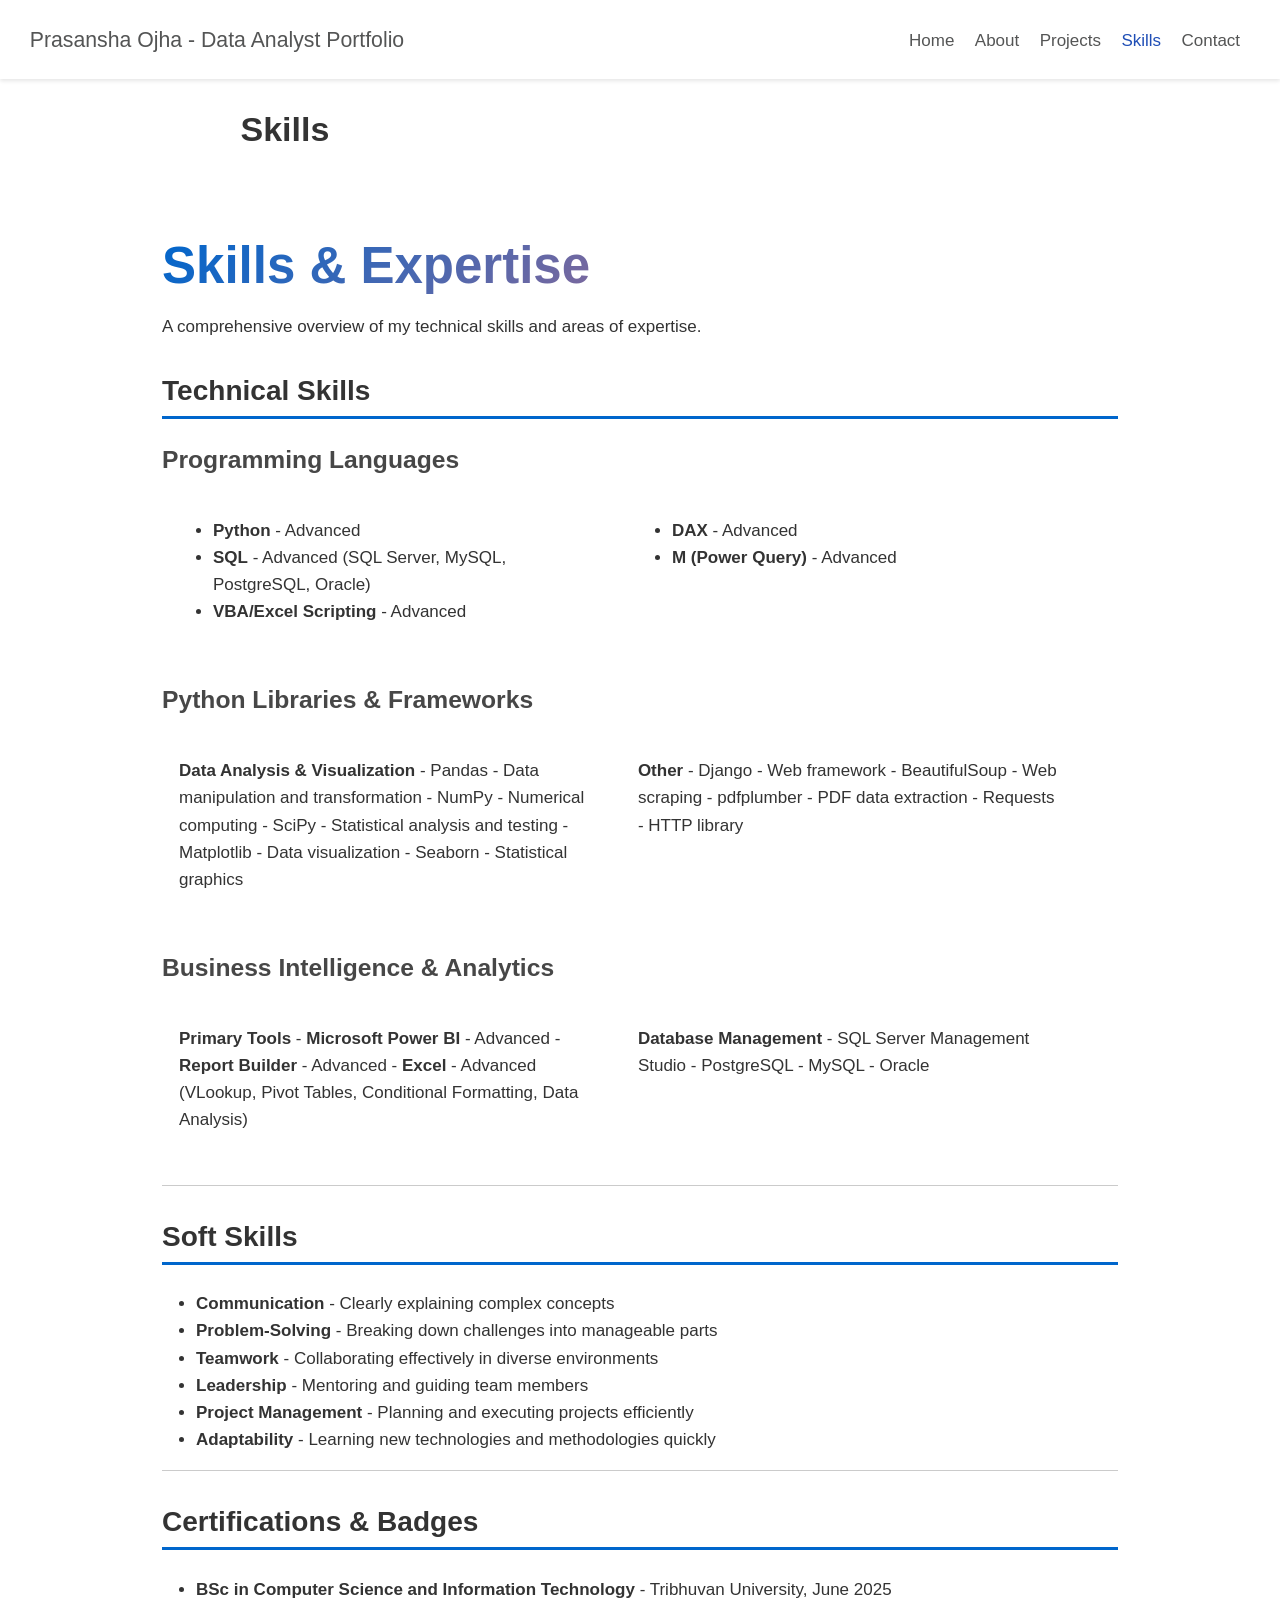
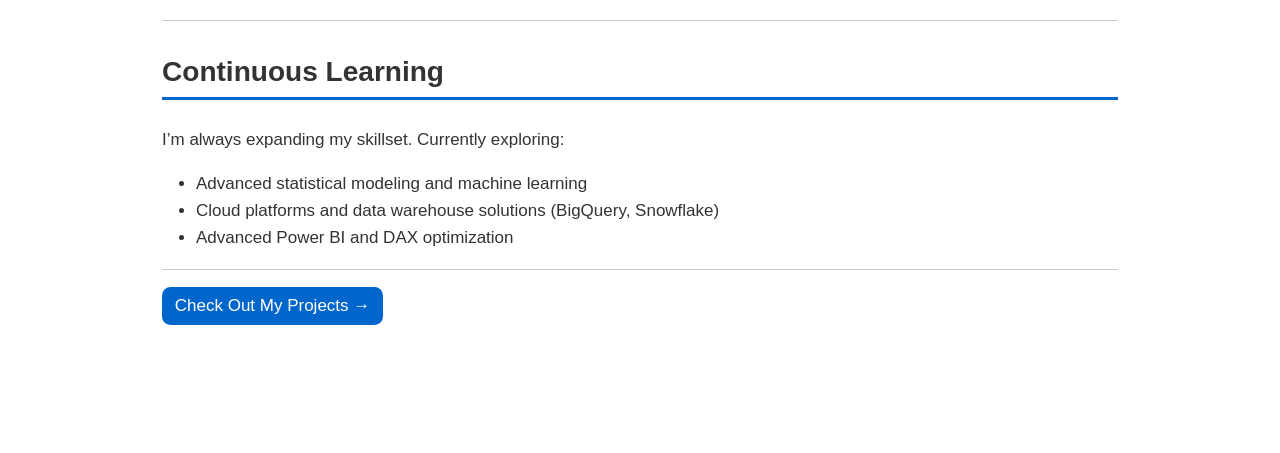
<file: docs/skills.html>
<!DOCTYPE html>
<html xmlns="http://www.w3.org/1999/xhtml" lang="en" xml:lang="en"><head>

<meta charset="utf-8">
<meta name="generator" content="quarto-1.9.37">

<meta name="viewport" content="width=device-width, initial-scale=1.0, user-scalable=yes">


<title>Skills – Prasansha Ojha - Data Analyst Portfolio</title>
<style>
/* Default styles provided by pandoc.
** See https://pandoc.org/MANUAL.html#variables-for-html for config info.
*/
code{white-space: pre-wrap;}
span.smallcaps{font-variant: small-caps;}
div.columns{display: flex; gap: min(4vw, 1.5em);}
div.column{flex: auto; overflow-x: auto;}
div.hanging-indent{margin-left: 1.5em; text-indent: -1.5em;}
ul.task-list{list-style: none;}
ul.task-list li input[type="checkbox"] {
  width: 0.8em;
  margin: 0 0.8em 0.2em -1em; /* quarto-specific, see https://github.com/quarto-dev/quarto-cli/issues/4556 */ 
  vertical-align: middle;
}
</style>


<script src="site_libs/quarto-nav/quarto-nav.js"></script>
<script src="site_libs/quarto-nav/headroom.min.js"></script>
<script src="site_libs/clipboard/clipboard.min.js"></script>
<script src="site_libs/quarto-search/autocomplete.umd.js"></script>
<script src="site_libs/quarto-search/fuse.min.js"></script>
<script src="site_libs/quarto-search/quarto-search.js"></script>
<meta name="quarto:offset" content="./">
<script src="site_libs/quarto-html/quarto.js" type="module"></script>
<script src="site_libs/quarto-html/tabsets/tabsets.js" type="module"></script>
<script src="site_libs/quarto-html/popper.min.js"></script>
<script src="site_libs/quarto-html/tippy.umd.min.js"></script>
<script src="site_libs/quarto-html/anchor.min.js"></script>
<link href="site_libs/quarto-html/tippy.css" rel="stylesheet">
<link href="site_libs/quarto-html/quarto-syntax-highlighting-7f8f88aac4f3542376d5c11b86a4c14d.css" rel="stylesheet" id="quarto-text-highlighting-styles">
<script src="site_libs/bootstrap/bootstrap.min.js"></script>
<link href="site_libs/bootstrap/bootstrap-icons.css" rel="stylesheet">
<link href="site_libs/bootstrap/bootstrap-a0f9fd0d421825b736dc1bbcbcba2219.min.css" rel="stylesheet" append-hash="true" id="quarto-bootstrap" data-mode="light">
<script id="quarto-search-options" type="application/json">{
  "location": "navbar",
  "copy-button": false,
  "collapse-after": 3,
  "panel-placement": "end",
  "type": "overlay",
  "limit": 50,
  "keyboard-shortcut": [
    "f",
    "/",
    "s"
  ],
  "show-item-context": false,
  "language": {
    "search-no-results-text": "No results",
    "search-matching-documents-text": "matching documents",
    "search-copy-link-title": "Copy link to search",
    "search-hide-matches-text": "Hide additional matches",
    "search-more-match-text": "more match in this document",
    "search-more-matches-text": "more matches in this document",
    "search-clear-button-title": "Clear",
    "search-text-placeholder": "",
    "search-detached-cancel-button-title": "Cancel",
    "search-submit-button-title": "Submit",
    "search-label": "Search"
  }
}</script>


<link rel="stylesheet" href="styles.css">
</head>

<body class="nav-fixed fullcontent quarto-light">

<div id="quarto-search-results"></div>
  <header id="quarto-header" class="headroom fixed-top">
    <nav class="navbar navbar-expand-lg " data-bs-theme="dark">
      <div class="navbar-container container-fluid">
      <div class="navbar-brand-container mx-auto">
    <a class="navbar-brand" href="./index.html">
    <span class="navbar-title">Prasansha Ojha - Data Analyst Portfolio</span>
    </a>
  </div>
          <button class="navbar-toggler" type="button" data-bs-toggle="collapse" data-bs-target="#navbarCollapse" aria-controls="navbarCollapse" role="menu" aria-expanded="false" aria-label="Toggle navigation" onclick="if (window.quartoToggleHeadroom) { window.quartoToggleHeadroom(); }">
  <span class="navbar-toggler-icon"></span>
</button>
          <div class="collapse navbar-collapse" id="navbarCollapse">
            <ul class="navbar-nav navbar-nav-scroll ms-auto">
  <li class="nav-item">
    <a class="nav-link" href="./index.html"> 
<span class="menu-text">Home</span></a>
  </li>  
  <li class="nav-item">
    <a class="nav-link" href="./about.html"> 
<span class="menu-text">About</span></a>
  </li>  
  <li class="nav-item">
    <a class="nav-link" href="./projects.html"> 
<span class="menu-text">Projects</span></a>
  </li>  
  <li class="nav-item">
    <a class="nav-link active" href="./skills.html" aria-current="page"> 
<span class="menu-text">Skills</span></a>
  </li>  
  <li class="nav-item">
    <a class="nav-link" href="./contact.html"> 
<span class="menu-text">Contact</span></a>
  </li>  
</ul>
          </div> <!-- /navcollapse -->
            <div class="quarto-navbar-tools">
</div>
      </div> <!-- /container-fluid -->
    </nav>
</header>
<!-- content -->
<div id="quarto-content" class="quarto-container page-columns page-rows-contents page-layout-article page-navbar">
<!-- sidebar -->
<!-- margin-sidebar -->
    
<!-- main -->
<main class="content page-columns page-full" id="quarto-document-content">

<header id="title-block-header" class="quarto-title-block default">
<div class="quarto-title">
<h1 class="title">Skills</h1>
</div>



<div class="quarto-title-meta">

    
  
    
  </div>
  


</header>


<section id="skills-expertise" class="level1 column-page">
<h1>Skills &amp; Expertise</h1>
<p>A comprehensive overview of my technical skills and areas of expertise.</p>
<section id="technical-skills" class="level2">
<h2 class="anchored" data-anchor-id="technical-skills">Technical Skills</h2>
<section id="programming-languages" class="level3">
<h3 class="anchored" data-anchor-id="programming-languages">Programming Languages</h3>
<div class="columns">
<div class="column" style="width:48%;">
<ul>
<li><strong>Python</strong> - Advanced</li>
<li><strong>SQL</strong> - Advanced (SQL Server, MySQL, PostgreSQL, Oracle)</li>
<li><strong>VBA/Excel Scripting</strong> - Advanced</li>
</ul>
</div><div class="column" style="width:48%;">
<ul>
<li><strong>DAX</strong> - Advanced</li>
<li><strong>M (Power Query)</strong> - Advanced</li>
</ul>
</div>
</div>
</section>
<section id="python-libraries-frameworks" class="level3">
<h3 class="anchored" data-anchor-id="python-libraries-frameworks">Python Libraries &amp; Frameworks</h3>
<div class="columns">
<div class="column" style="width:48%;">
<p><strong>Data Analysis &amp; Visualization</strong> - Pandas - Data manipulation and transformation - NumPy - Numerical computing - SciPy - Statistical analysis and testing - Matplotlib - Data visualization - Seaborn - Statistical graphics</p>
</div><div class="column" style="width:48%;">
<p><strong>Other</strong> - Django - Web framework - BeautifulSoup - Web scraping - pdfplumber - PDF data extraction - Requests - HTTP library</p>
</div>
</div>
</section>
<section id="business-intelligence-analytics" class="level3">
<h3 class="anchored" data-anchor-id="business-intelligence-analytics">Business Intelligence &amp; Analytics</h3>
<div class="columns">
<div class="column" style="width:48%;">
<p><strong>Primary Tools</strong> - <strong>Microsoft Power BI</strong> - Advanced - <strong>Report Builder</strong> - Advanced - <strong>Excel</strong> - Advanced (VLookup, Pivot Tables, Conditional Formatting, Data Analysis)</p>
</div><div class="column" style="width:48%;">
<p><strong>Database Management</strong> - SQL Server Management Studio - PostgreSQL - MySQL - Oracle</p>
</div>
</div>
<hr>
</section>
</section>
<section id="soft-skills" class="level2">
<h2 class="anchored" data-anchor-id="soft-skills">Soft Skills</h2>
<ul>
<li><strong>Communication</strong> - Clearly explaining complex concepts</li>
<li><strong>Problem-Solving</strong> - Breaking down challenges into manageable parts</li>
<li><strong>Teamwork</strong> - Collaborating effectively in diverse environments</li>
<li><strong>Leadership</strong> - Mentoring and guiding team members</li>
<li><strong>Project Management</strong> - Planning and executing projects efficiently</li>
<li><strong>Adaptability</strong> - Learning new technologies and methodologies quickly</li>
</ul>
<hr>
</section>
<section id="certifications-badges" class="level2">
<h2 class="anchored" data-anchor-id="certifications-badges">Certifications &amp; Badges</h2>
<ul>
<li><strong>BSc in Computer Science and Information Technology</strong> - Tribhuvan University, June 2025</li>
</ul>
<hr>
</section>
<section id="continuous-learning" class="level2">
<h2 class="anchored" data-anchor-id="continuous-learning">Continuous Learning</h2>
<p>I’m always expanding my skillset. Currently exploring:</p>
<ul>
<li>Advanced statistical modeling and machine learning</li>
<li>Cloud platforms and data warehouse solutions (BigQuery, Snowflake)</li>
<li>Advanced Power BI and DAX optimization</li>
</ul>
<hr>
<p><a href="./projects.html" class="btn btn-primary">Check Out My Projects →</a></p>
</section>
</section>



</main> <!-- /main -->
<script id="quarto-html-after-body" type="application/javascript">
  window.document.addEventListener("DOMContentLoaded", function (event) {
    const icon = "";
    const anchorJS = new window.AnchorJS();
    anchorJS.options = {
      placement: 'right',
      icon: icon
    };
    anchorJS.add('.anchored');
    const isCodeAnnotation = (el) => {
      for (const clz of el.classList) {
        if (clz.startsWith('code-annotation-')) {                     
          return true;
        }
      }
      return false;
    }
    const onCopySuccess = function(e) {
      // button target
      const button = e.trigger;
      // don't keep focus
      button.blur();
      // flash "checked"
      button.classList.add('code-copy-button-checked');
      var currentTitle = button.getAttribute("title");
      button.setAttribute("title", "Copied!");
      let tooltip;
      if (window.bootstrap) {
        button.setAttribute("data-bs-toggle", "tooltip");
        button.setAttribute("data-bs-placement", "left");
        button.setAttribute("data-bs-title", "Copied!");
        tooltip = new bootstrap.Tooltip(button, 
          { trigger: "manual", 
            customClass: "code-copy-button-tooltip",
            offset: [0, -8]});
        tooltip.show();    
      }
      setTimeout(function() {
        if (tooltip) {
          tooltip.hide();
          button.removeAttribute("data-bs-title");
          button.removeAttribute("data-bs-toggle");
          button.removeAttribute("data-bs-placement");
        }
        button.setAttribute("title", currentTitle);
        button.classList.remove('code-copy-button-checked');
      }, 1000);
      // clear code selection
      e.clearSelection();
    }
    const getTextToCopy = function(trigger) {
      const outerScaffold = trigger.parentElement.cloneNode(true);
      const codeEl = outerScaffold.querySelector('code');
      for (const childEl of codeEl.children) {
        if (isCodeAnnotation(childEl)) {
          childEl.remove();
        }
      }
      return codeEl.innerText;
    }
    const clipboard = new window.ClipboardJS('.code-copy-button:not([data-in-quarto-modal])', {
      text: getTextToCopy
    });
    clipboard.on('success', onCopySuccess);
    if (window.document.getElementById('quarto-embedded-source-code-modal')) {
      const clipboardModal = new window.ClipboardJS('.code-copy-button[data-in-quarto-modal]', {
        text: getTextToCopy,
        container: window.document.getElementById('quarto-embedded-source-code-modal')
      });
      clipboardModal.on('success', onCopySuccess);
    }
      var localhostRegex = new RegExp(/^(?:http|https):\/\/localhost\:?[0-9]*\//);
      var mailtoRegex = new RegExp(/^mailto:/);
        var filterRegex = new RegExp('/' + window.location.host + '/');
      var isInternal = (href) => {
          return filterRegex.test(href) || localhostRegex.test(href) || mailtoRegex.test(href);
      }
      // Inspect non-navigation links and adorn them if external
     var links = window.document.querySelectorAll('a[href]:not(.nav-link):not(.navbar-brand):not(.toc-action):not(.sidebar-link):not(.sidebar-item-toggle):not(.pagination-link):not(.no-external):not([aria-hidden]):not(.dropdown-item):not(.quarto-navigation-tool):not(.about-link)');
      for (var i=0; i<links.length; i++) {
        const link = links[i];
        if (!isInternal(link.href)) {
          // undo the damage that might have been done by quarto-nav.js in the case of
          // links that we want to consider external
          if (link.dataset.originalHref !== undefined) {
            link.href = link.dataset.originalHref;
          }
        }
      }
    function tippyHover(el, contentFn, onTriggerFn, onUntriggerFn) {
      const config = {
        allowHTML: true,
        maxWidth: 500,
        delay: 100,
        arrow: false,
        appendTo: function(el) {
            return el.parentElement;
        },
        interactive: true,
        interactiveBorder: 10,
        theme: 'quarto',
        placement: 'bottom-start',
      };
      if (contentFn) {
        config.content = contentFn;
      }
      if (onTriggerFn) {
        config.onTrigger = onTriggerFn;
      }
      if (onUntriggerFn) {
        config.onUntrigger = onUntriggerFn;
      }
      window.tippy(el, config); 
    }
    const noterefs = window.document.querySelectorAll('a[role="doc-noteref"]');
    for (var i=0; i<noterefs.length; i++) {
      const ref = noterefs[i];
      tippyHover(ref, function() {
        // use id or data attribute instead here
        let href = ref.getAttribute('data-footnote-href') || ref.getAttribute('href');
        try { href = new URL(href).hash; } catch {}
        const id = href.replace(/^#\/?/, "");
        const note = window.document.getElementById(id);
        if (note) {
          return note.innerHTML;
        } else {
          return "";
        }
      });
    }
    const xrefs = window.document.querySelectorAll('a.quarto-xref');
    const processXRef = (id, note) => {
      // Strip column container classes
      const stripColumnClz = (el) => {
        el.classList.remove("page-full", "page-columns");
        if (el.children) {
          for (const child of el.children) {
            stripColumnClz(child);
          }
        }
      }
      stripColumnClz(note)
      if (id === null || id.startsWith('sec-')) {
        // Special case sections, only their first couple elements
        const container = document.createElement("div");
        if (note.children && note.children.length > 2) {
          container.appendChild(note.children[0].cloneNode(true));
          for (let i = 1; i < note.children.length; i++) {
            const child = note.children[i];
            if (child.tagName === "P" && child.innerText === "") {
              continue;
            } else {
              container.appendChild(child.cloneNode(true));
              break;
            }
          }
          if (window.Quarto?.typesetMath) {
            window.Quarto.typesetMath(container);
          }
          return container.innerHTML
        } else {
          if (window.Quarto?.typesetMath) {
            window.Quarto.typesetMath(note);
          }
          return note.innerHTML;
        }
      } else {
        // Remove any anchor links if they are present
        const anchorLink = note.querySelector('a.anchorjs-link');
        if (anchorLink) {
          anchorLink.remove();
        }
        if (window.Quarto?.typesetMath) {
          window.Quarto.typesetMath(note);
        }
        if (note.classList.contains("callout")) {
          return note.outerHTML;
        } else {
          return note.innerHTML;
        }
      }
    }
    for (var i=0; i<xrefs.length; i++) {
      const xref = xrefs[i];
      tippyHover(xref, undefined, function(instance) {
        instance.disable();
        let url = xref.getAttribute('href');
        let hash = undefined; 
        if (url.startsWith('#')) {
          hash = url;
        } else {
          try { hash = new URL(url).hash; } catch {}
        }
        if (hash) {
          const id = hash.replace(/^#\/?/, "");
          const note = window.document.getElementById(id);
          if (note !== null) {
            try {
              const html = processXRef(id, note.cloneNode(true));
              instance.setContent(html);
            } finally {
              instance.enable();
              instance.show();
            }
          } else {
            // See if we can fetch this
            fetch(url.split('#')[0])
            .then(res => res.text())
            .then(html => {
              const parser = new DOMParser();
              const htmlDoc = parser.parseFromString(html, "text/html");
              const note = htmlDoc.getElementById(id);
              if (note !== null) {
                const html = processXRef(id, note);
                instance.setContent(html);
              } 
            }).finally(() => {
              instance.enable();
              instance.show();
            });
          }
        } else {
          // See if we can fetch a full url (with no hash to target)
          // This is a special case and we should probably do some content thinning / targeting
          fetch(url)
          .then(res => res.text())
          .then(html => {
            const parser = new DOMParser();
            const htmlDoc = parser.parseFromString(html, "text/html");
            const note = htmlDoc.querySelector('main.content');
            if (note !== null) {
              // This should only happen for chapter cross references
              // (since there is no id in the URL)
              // remove the first header
              if (note.children.length > 0 && note.children[0].tagName === "HEADER") {
                note.children[0].remove();
              }
              const html = processXRef(null, note);
              instance.setContent(html);
            } 
          }).finally(() => {
            instance.enable();
            instance.show();
          });
        }
      }, function(instance) {
      });
    }
        let selectedAnnoteEl;
        const selectorForAnnotation = ( cell, annotation) => {
          let cellAttr = 'data-code-cell="' + cell + '"';
          let lineAttr = 'data-code-annotation="' +  annotation + '"';
          const selector = 'span[' + cellAttr + '][' + lineAttr + ']';
          return selector;
        }
        const selectCodeLines = (annoteEl) => {
          const doc = window.document;
          const targetCell = annoteEl.getAttribute("data-target-cell");
          const targetAnnotation = annoteEl.getAttribute("data-target-annotation");
          const annoteSpan = window.document.querySelector(selectorForAnnotation(targetCell, targetAnnotation));
          const lines = annoteSpan.getAttribute("data-code-lines").split(",");
          const lineIds = lines.map((line) => {
            return targetCell + "-" + line;
          })
          let top = null;
          let height = null;
          let parent = null;
          if (lineIds.length > 0) {
              //compute the position of the single el (top and bottom and make a div)
              const el = window.document.getElementById(lineIds[0]);
              top = el.offsetTop;
              height = el.offsetHeight;
              parent = el.parentElement.parentElement;
            if (lineIds.length > 1) {
              const lastEl = window.document.getElementById(lineIds[lineIds.length - 1]);
              const bottom = lastEl.offsetTop + lastEl.offsetHeight;
              height = bottom - top;
            }
            if (top !== null && height !== null && parent !== null) {
              // cook up a div (if necessary) and position it 
              let div = window.document.getElementById("code-annotation-line-highlight");
              if (div === null) {
                div = window.document.createElement("div");
                div.setAttribute("id", "code-annotation-line-highlight");
                div.style.position = 'absolute';
                parent.appendChild(div);
              }
              div.style.top = top - 2 + "px";
              div.style.height = height + 4 + "px";
              div.style.left = 0;
              let gutterDiv = window.document.getElementById("code-annotation-line-highlight-gutter");
              if (gutterDiv === null) {
                gutterDiv = window.document.createElement("div");
                gutterDiv.setAttribute("id", "code-annotation-line-highlight-gutter");
                gutterDiv.style.position = 'absolute';
                const codeCell = window.document.getElementById(targetCell);
                const gutter = codeCell.querySelector('.code-annotation-gutter');
                gutter.appendChild(gutterDiv);
              }
              gutterDiv.style.top = top - 2 + "px";
              gutterDiv.style.height = height + 4 + "px";
            }
            selectedAnnoteEl = annoteEl;
          }
        };
        const unselectCodeLines = () => {
          const elementsIds = ["code-annotation-line-highlight", "code-annotation-line-highlight-gutter"];
          elementsIds.forEach((elId) => {
            const div = window.document.getElementById(elId);
            if (div) {
              div.remove();
            }
          });
          selectedAnnoteEl = undefined;
        };
          // Handle positioning of the toggle
      window.addEventListener(
        "resize",
        throttle(() => {
          elRect = undefined;
          if (selectedAnnoteEl) {
            selectCodeLines(selectedAnnoteEl);
          }
        }, 10)
      );
      function throttle(fn, ms) {
      let throttle = false;
      let timer;
        return (...args) => {
          if(!throttle) { // first call gets through
              fn.apply(this, args);
              throttle = true;
          } else { // all the others get throttled
              if(timer) clearTimeout(timer); // cancel #2
              timer = setTimeout(() => {
                fn.apply(this, args);
                timer = throttle = false;
              }, ms);
          }
        };
      }
        // Attach click handler to the DT
        const annoteDls = window.document.querySelectorAll('dt[data-target-cell]');
        for (const annoteDlNode of annoteDls) {
          annoteDlNode.addEventListener('click', (event) => {
            const clickedEl = event.target;
            if (clickedEl !== selectedAnnoteEl) {
              unselectCodeLines();
              const activeEl = window.document.querySelector('dt[data-target-cell].code-annotation-active');
              if (activeEl) {
                activeEl.classList.remove('code-annotation-active');
              }
              selectCodeLines(clickedEl);
              clickedEl.classList.add('code-annotation-active');
            } else {
              // Unselect the line
              unselectCodeLines();
              clickedEl.classList.remove('code-annotation-active');
            }
          });
        }
    const findCites = (el) => {
      const parentEl = el.parentElement;
      if (parentEl) {
        const cites = parentEl.dataset.cites;
        if (cites) {
          return {
            el,
            cites: cites.split(' ')
          };
        } else {
          return findCites(el.parentElement)
        }
      } else {
        return undefined;
      }
    };
    var bibliorefs = window.document.querySelectorAll('a[role="doc-biblioref"]');
    for (var i=0; i<bibliorefs.length; i++) {
      const ref = bibliorefs[i];
      const citeInfo = findCites(ref);
      if (citeInfo) {
        tippyHover(citeInfo.el, function() {
          var popup = window.document.createElement('div');
          citeInfo.cites.forEach(function(cite) {
            var citeDiv = window.document.createElement('div');
            citeDiv.classList.add('hanging-indent');
            citeDiv.classList.add('csl-entry');
            var biblioDiv = window.document.getElementById('ref-' + cite);
            if (biblioDiv) {
              citeDiv.innerHTML = biblioDiv.innerHTML;
            }
            popup.appendChild(citeDiv);
          });
          return popup.innerHTML;
        });
      }
    }
  });
  </script>
</div> <!-- /content -->




</body></html>
</file>
<file: docs/site_libs/quarto-html/tippy.css>
.tippy-box[data-animation=fade][data-state=hidden]{opacity:0}[data-tippy-root]{max-width:calc(100vw - 10px)}.tippy-box{position:relative;background-color:#333;color:#fff;border-radius:4px;font-size:14px;line-height:1.4;white-space:normal;outline:0;transition-property:transform,visibility,opacity}.tippy-box[data-placement^=top]>.tippy-arrow{bottom:0}.tippy-box[data-placement^=top]>.tippy-arrow:before{bottom:-7px;left:0;border-width:8px 8px 0;border-top-color:initial;transform-origin:center top}.tippy-box[data-placement^=bottom]>.tippy-arrow{top:0}.tippy-box[data-placement^=bottom]>.tippy-arrow:before{top:-7px;left:0;border-width:0 8px 8px;border-bottom-color:initial;transform-origin:center bottom}.tippy-box[data-placement^=left]>.tippy-arrow{right:0}.tippy-box[data-placement^=left]>.tippy-arrow:before{border-width:8px 0 8px 8px;border-left-color:initial;right:-7px;transform-origin:center left}.tippy-box[data-placement^=right]>.tippy-arrow{left:0}.tippy-box[data-placement^=right]>.tippy-arrow:before{left:-7px;border-width:8px 8px 8px 0;border-right-color:initial;transform-origin:center right}.tippy-box[data-inertia][data-state=visible]{transition-timing-function:cubic-bezier(.54,1.5,.38,1.11)}.tippy-arrow{width:16px;height:16px;color:#333}.tippy-arrow:before{content:"";position:absolute;border-color:transparent;border-style:solid}.tippy-content{position:relative;padding:5px 9px;z-index:1}
</file>
<file: docs/site_libs/quarto-html/quarto-syntax-highlighting-7f8f88aac4f3542376d5c11b86a4c14d.css>
/* quarto syntax highlight colors */
:root {
  --quarto-hl-ot-color: #003B4F;
  --quarto-hl-at-color: #657422;
  --quarto-hl-ss-color: #20794D;
  --quarto-hl-an-color: #5E5E5E;
  --quarto-hl-fu-color: #4758AB;
  --quarto-hl-st-color: #20794D;
  --quarto-hl-cf-color: #003B4F;
  --quarto-hl-op-color: #5E5E5E;
  --quarto-hl-er-color: #AD0000;
  --quarto-hl-bn-color: #AD0000;
  --quarto-hl-al-color: #AD0000;
  --quarto-hl-va-color: #111111;
  --quarto-hl-bu-color: inherit;
  --quarto-hl-ex-color: inherit;
  --quarto-hl-pp-color: #AD0000;
  --quarto-hl-in-color: #5E5E5E;
  --quarto-hl-vs-color: #20794D;
  --quarto-hl-wa-color: #5E5E5E;
  --quarto-hl-do-color: #5E5E5E;
  --quarto-hl-im-color: #00769E;
  --quarto-hl-ch-color: #20794D;
  --quarto-hl-dt-color: #AD0000;
  --quarto-hl-fl-color: #AD0000;
  --quarto-hl-co-color: #5E5E5E;
  --quarto-hl-cv-color: #5E5E5E;
  --quarto-hl-cn-color: #8f5902;
  --quarto-hl-sc-color: #5E5E5E;
  --quarto-hl-dv-color: #AD0000;
  --quarto-hl-kw-color: #003B4F;
}

/* other quarto variables */
:root {
  --quarto-font-monospace: SFMono-Regular, Menlo, Monaco, Consolas, "Liberation Mono", "Courier New", monospace;
}

/* syntax highlight based on Pandoc's rules */
pre > code.sourceCode > span {
  color: #003B4F;
}

code.sourceCode > span {
  color: #003B4F;
}

div.sourceCode,
div.sourceCode pre.sourceCode {
  color: #003B4F;
}

/* Normal */
code span {
  color: #003B4F;
}

/* Alert */
code span.al {
  color: #AD0000;
  font-style: inherit;
}

/* Annotation */
code span.an {
  color: #5E5E5E;
  font-style: inherit;
}

/* Attribute */
code span.at {
  color: #657422;
  font-style: inherit;
}

/* BaseN */
code span.bn {
  color: #AD0000;
  font-style: inherit;
}

/* BuiltIn */
code span.bu {
  font-style: inherit;
}

/* ControlFlow */
code span.cf {
  color: #003B4F;
  font-weight: bold;
  font-style: inherit;
}

/* Char */
code span.ch {
  color: #20794D;
  font-style: inherit;
}

/* Constant */
code span.cn {
  color: #8f5902;
  font-style: inherit;
}

/* Comment */
code span.co {
  color: #5E5E5E;
  font-style: inherit;
}

/* CommentVar */
code span.cv {
  color: #5E5E5E;
  font-style: italic;
}

/* Documentation */
code span.do {
  color: #5E5E5E;
  font-style: italic;
}

/* DataType */
code span.dt {
  color: #AD0000;
  font-style: inherit;
}

/* DecVal */
code span.dv {
  color: #AD0000;
  font-style: inherit;
}

/* Error */
code span.er {
  color: #AD0000;
  font-style: inherit;
}

/* Extension */
code span.ex {
  font-style: inherit;
}

/* Float */
code span.fl {
  color: #AD0000;
  font-style: inherit;
}

/* Function */
code span.fu {
  color: #4758AB;
  font-style: inherit;
}

/* Import */
code span.im {
  color: #00769E;
  font-style: inherit;
}

/* Information */
code span.in {
  color: #5E5E5E;
  font-style: inherit;
}

/* Keyword */
code span.kw {
  color: #003B4F;
  font-weight: bold;
  font-style: inherit;
}

/* Operator */
code span.op {
  color: #5E5E5E;
  font-style: inherit;
}

/* Other */
code span.ot {
  color: #003B4F;
  font-style: inherit;
}

/* Preprocessor */
code span.pp {
  color: #AD0000;
  font-style: inherit;
}

/* SpecialChar */
code span.sc {
  color: #5E5E5E;
  font-style: inherit;
}

/* SpecialString */
code span.ss {
  color: #20794D;
  font-style: inherit;
}

/* String */
code span.st {
  color: #20794D;
  font-style: inherit;
}

/* Variable */
code span.va {
  color: #111111;
  font-style: inherit;
}

/* VerbatimString */
code span.vs {
  color: #20794D;
  font-style: inherit;
}

/* Warning */
code span.wa {
  color: #5E5E5E;
  font-style: italic;
}

.prevent-inlining {
  content: "</";
}

/*# sourceMappingURL=789ad8cd35626ba772517505b42a116e.css.map */
</file>
<file: docs/styles.css>
/* Custom Portfolio Styles */

:root {
  --primary-color: #0066cc;
  --secondary-color: #6c757d;
  --accent-color: #ff6b6b;
}

/* General Typography */
body {
  font-family: -apple-system, BlinkMacSystemFont, 'Segoe UI', Roboto, 'Helvetica Neue', Arial, sans-serif;
  line-height: 1.6;
  color: #333;
}

h1, h2, h3, h4, h5, h6 {
  font-weight: 600;
  margin-bottom: 1.5rem;
}

/* Navigation Bar */
.navbar {
  background-color: #ffffff;
  box-shadow: 0 2px 4px rgba(0, 0, 0, 0.1);
  padding: 1rem 2rem;
}

/* Buttons */
.btn {
  border-radius: 0.5rem;
  font-weight: 500;
  transition: all 0.3s ease;
}

.btn-primary {
  background-color: var(--primary-color);
  border: none;
}

.btn-primary:hover {
  background-color: #0052a3;
  transform: translateY(-2px);
  box-shadow: 0 4px 8px rgba(0, 102, 204, 0.2);
}

.btn-outline-primary {
  color: var(--primary-color);
  border: 2px solid var(--primary-color);
}

.btn-outline-primary:hover {
  background-color: var(--primary-color);
  color: white;
}

/* Columns */
.columns {
  gap: 2rem;
  margin-bottom: 2rem;
}

.column {
  padding: 1rem;
}

/* Cards/Project Sections */
.column-page {
  max-width: 1000px;
  margin: 0 auto;
  padding: 2rem 1rem;
}

/* Home Page */
.column-page h1 {
  font-size: 3rem;
  margin-bottom: 1rem;
  background: linear-gradient(135deg, var(--primary-color) 0%, var(--accent-color) 100%);
  -webkit-background-clip: text;
  -webkit-text-fill-color: transparent;
  background-clip: text;
}

/* Section Headers */
h2 {
  border-bottom: 3px solid var(--primary-color);
  padding-bottom: 0.5rem;
}

/* Links */
a {
  color: var(--primary-color);
  text-decoration: none;
  transition: color 0.3s ease;
}

a:hover {
  color: var(--accent-color);
  text-decoration: underline;
}

/* Profile Picture */
.profile-picture-container {
  display: flex;
  justify-content: center;
  margin: 0 auto 30px;
}

.profile-picture-container img {
  width: 280px;
  max-width: 100%;
  height: auto;
  border-radius: 0;
  border: none;
  box-shadow: none;
  display: block;
}

.profile-picture-container figcaption {
  display: none; /* hides "Profile Picture" caption */
}

/* Forms */
.form-control {
  border: 1px solid #ddd;
  border-radius: 0.5rem;
  padding: 0.75rem;
  font-size: 1rem;
}

.form-control:focus {
  border-color: var(--primary-color);
  box-shadow: 0 0 0 0.2rem rgba(0, 102, 204, 0.25);
}

/* Responsive Design */
@media (max-width: 768px) {
  .columns {
    flex-direction: column;
  }
  
  .column {
    width: 100% !important;
  }
  
  .column-page h1 {
    font-size: 2rem;
  }
}

/* Print Styles */
@media print {
  .navbar {
    display: none;
  }
  
  body {
    padding: 0;
  }
}
</file>
